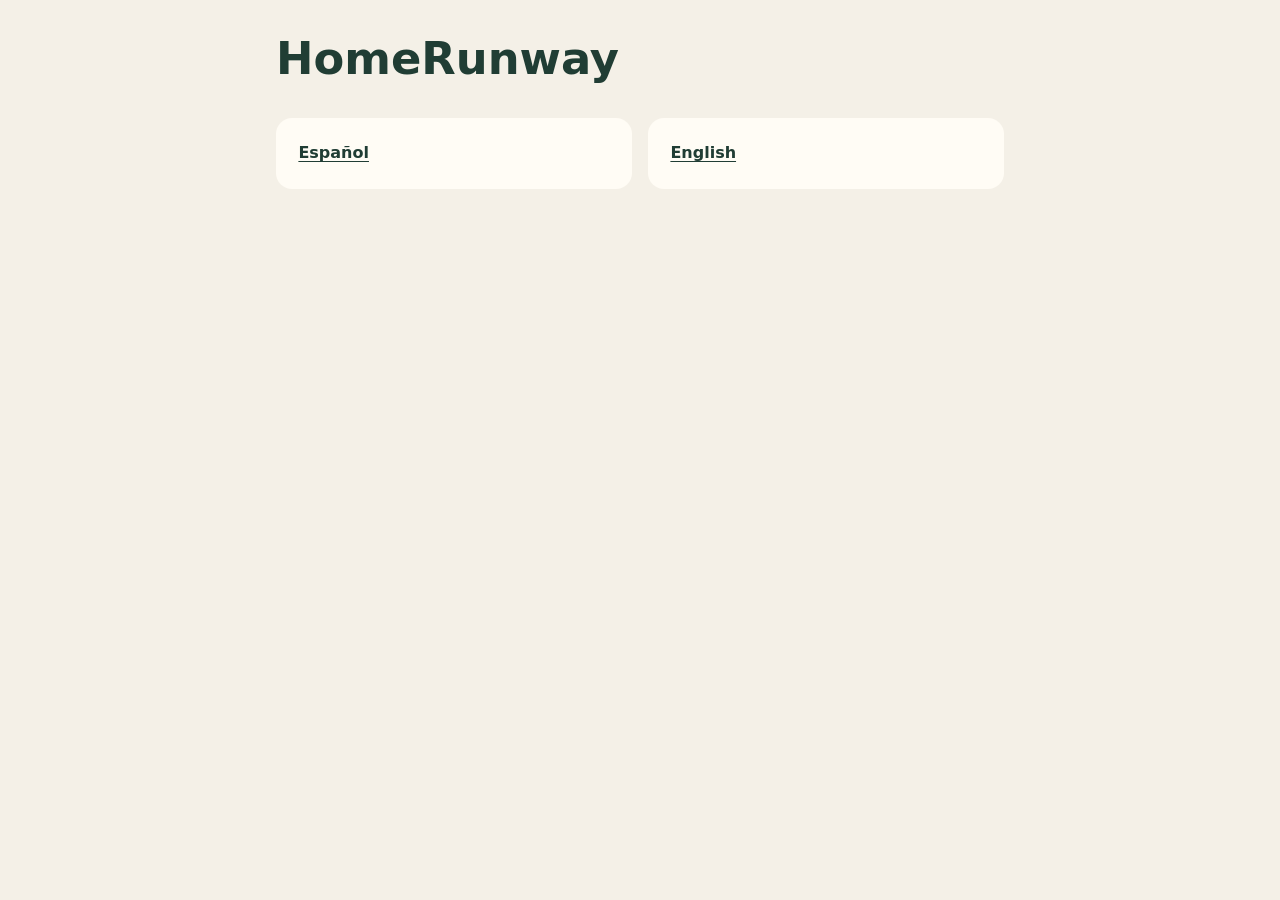
<file: site/index.html>
<!doctype html><html lang="es"><head><meta charset="utf-8"><meta name="viewport" content="width=device-width,initial-scale=1"><title>HomeRunway</title><link rel="stylesheet" href="assets/site.css"></head><body><main><h1>HomeRunway</h1><div class="links"><a href="es/index.html" lang="es">Español</a><a href="en/index.html" lang="en">English</a></div></main></body></html>
</file>
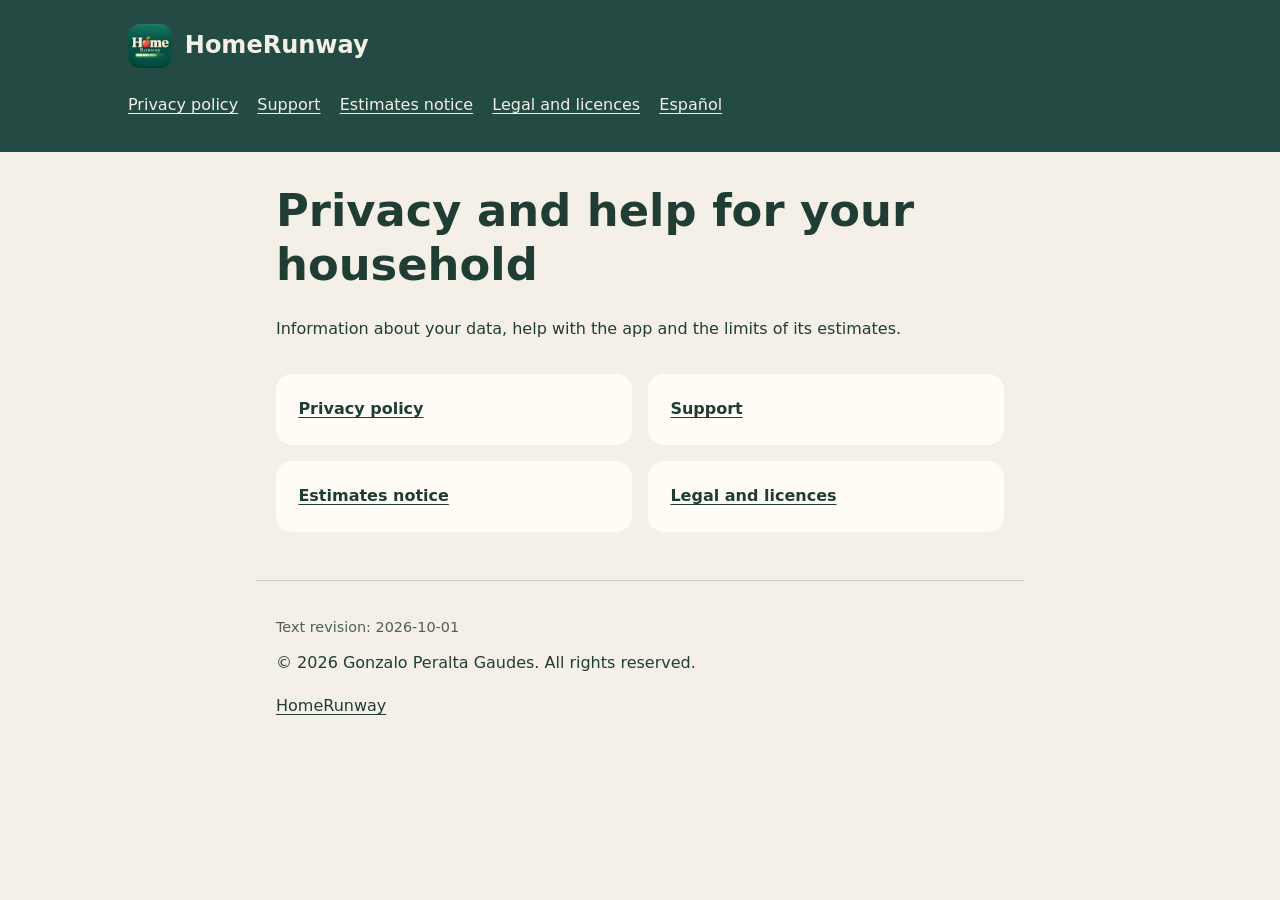
<file: site/en/index.html>
<!doctype html><html lang="en"><head><meta charset="utf-8"><meta name="viewport" content="width=device-width, initial-scale=1"><meta name="referrer" content="no-referrer"><meta name="description" content="Information about your data, help with the app and the limits of its estimates."><title>HomeRunway</title><link rel="stylesheet" href="../assets/site.css"><link rel="icon" href="../assets/icon.png"></head><body><a class="skip" href="#main">Skip to content</a><header><a class="brand" href="index.html"><img src="../assets/icon.png" alt="" width="44" height="44">HomeRunway</a><nav aria-label="Information and language"><a href="privacy.html">Privacy policy</a><a href="support.html">Support</a><a href="estimates.html">Estimates notice</a><a href="legal.html">Legal and licences</a><a href="../es/index.html" lang="es" hreflang="es">Español</a></nav></header><main id="main" tabindex="-1"><h1>Privacy and help for your household</h1><p>Information about your data, help with the app and the limits of its estimates.</p><div class="links"><a href="privacy.html">Privacy policy</a><a href="support.html">Support</a><a href="estimates.html">Estimates notice</a><a href="legal.html">Legal and licences</a></div></main><footer><p class="meta">Text revision: 2026-10-01</p><p>© 2026 Gonzalo Peralta Gaudes. All rights reserved.</p><a href="index.html">HomeRunway</a></footer></body></html>
</file>
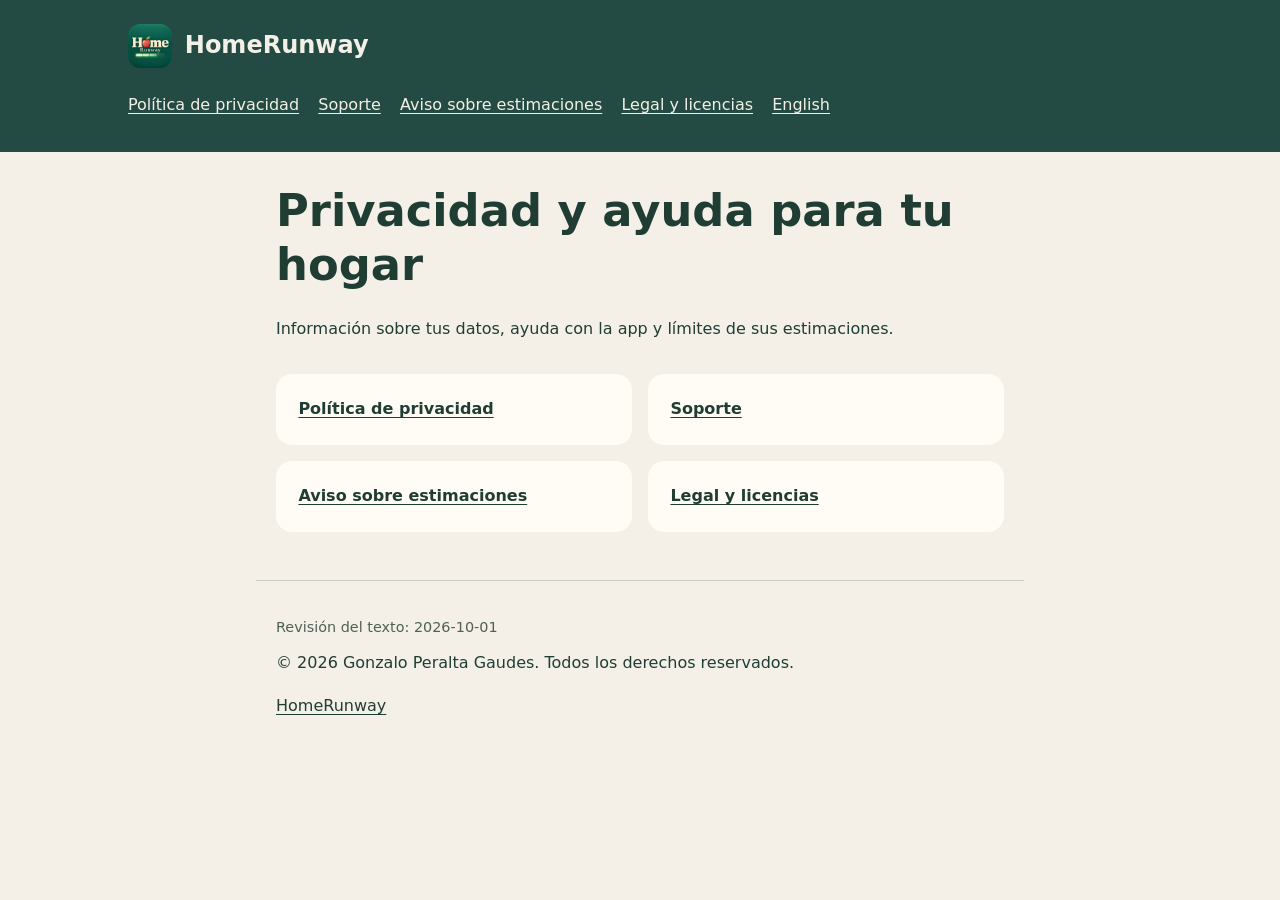
<file: site/es/index.html>
<!doctype html><html lang="es"><head><meta charset="utf-8"><meta name="viewport" content="width=device-width, initial-scale=1"><meta name="referrer" content="no-referrer"><meta name="description" content="Información sobre tus datos, ayuda con la app y límites de sus estimaciones."><title>HomeRunway</title><link rel="stylesheet" href="../assets/site.css"><link rel="icon" href="../assets/icon.png"></head><body><a class="skip" href="#main">Saltar al contenido</a><header><a class="brand" href="index.html"><img src="../assets/icon.png" alt="" width="44" height="44">HomeRunway</a><nav aria-label="Información y idioma"><a href="privacy.html">Política de privacidad</a><a href="support.html">Soporte</a><a href="estimates.html">Aviso sobre estimaciones</a><a href="legal.html">Legal y licencias</a><a href="../en/index.html" lang="en" hreflang="en">English</a></nav></header><main id="main" tabindex="-1"><h1>Privacidad y ayuda para tu hogar</h1><p>Información sobre tus datos, ayuda con la app y límites de sus estimaciones.</p><div class="links"><a href="privacy.html">Política de privacidad</a><a href="support.html">Soporte</a><a href="estimates.html">Aviso sobre estimaciones</a><a href="legal.html">Legal y licencias</a></div></main><footer><p class="meta">Revisión del texto: 2026-10-01</p><p>© 2026 Gonzalo Peralta Gaudes. Todos los derechos reservados.</p><a href="index.html">HomeRunway</a></footer></body></html>
</file>
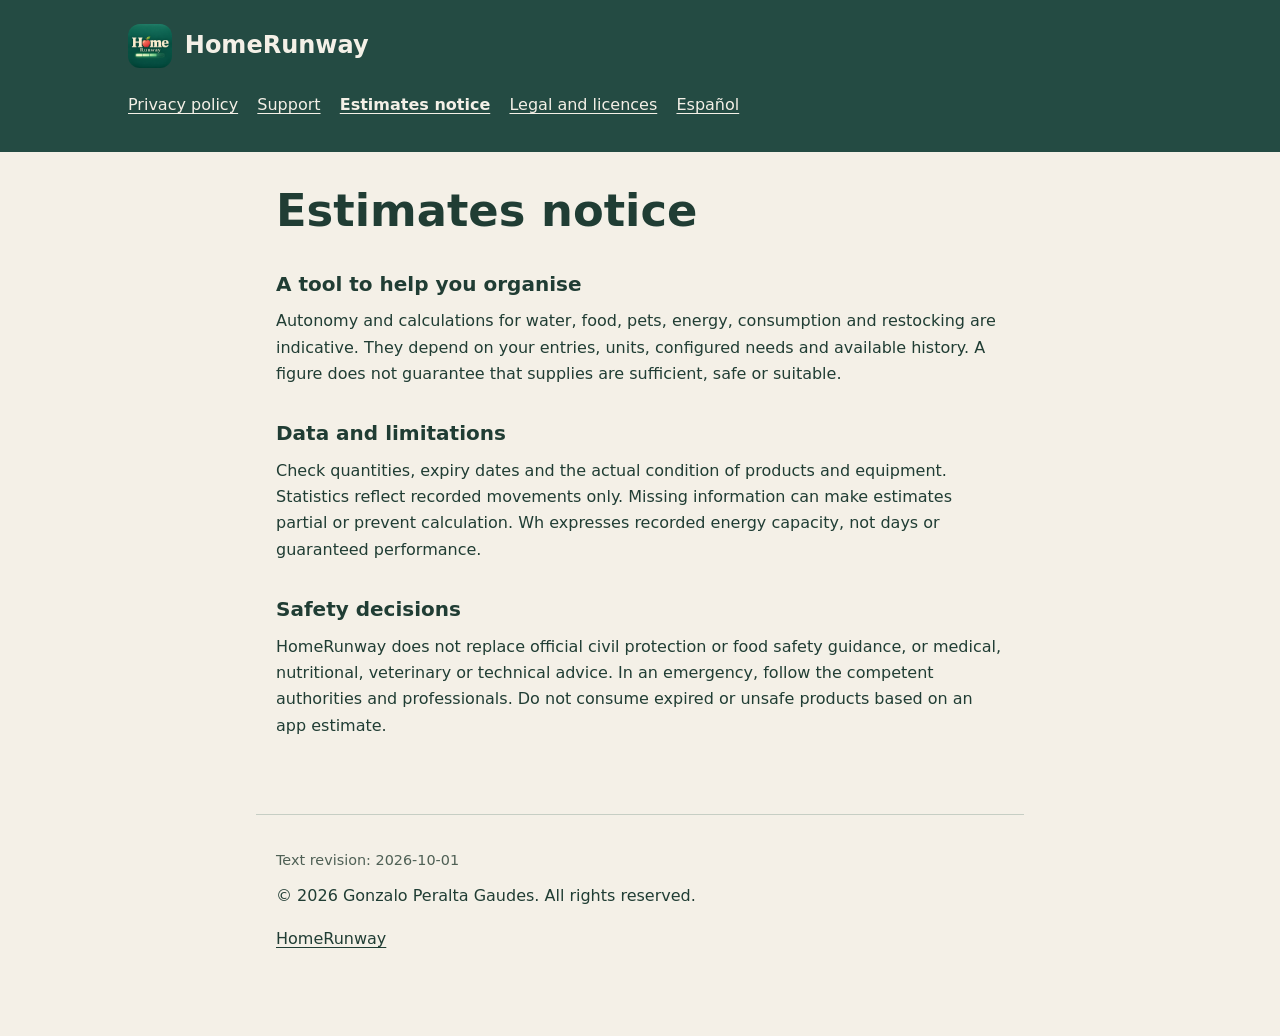
<file: site/en/estimates.html>
<!doctype html><html lang="en"><head><meta charset="utf-8"><meta name="viewport" content="width=device-width, initial-scale=1"><meta name="referrer" content="no-referrer"><meta name="description" content="Information about your data, help with the app and the limits of its estimates."><title>Estimates notice · HomeRunway</title><link rel="stylesheet" href="../assets/site.css"><link rel="icon" href="../assets/icon.png"></head><body><a class="skip" href="#main">Skip to content</a><header><a class="brand" href="index.html"><img src="../assets/icon.png" alt="" width="44" height="44">HomeRunway</a><nav aria-label="Information and language"><a href="privacy.html">Privacy policy</a><a href="support.html">Support</a><a href="estimates.html" aria-current="page">Estimates notice</a><a href="legal.html">Legal and licences</a><a href="../es/estimates.html" lang="es" hreflang="es">Español</a></nav></header><main id="main" tabindex="-1"><article><h1>Estimates notice</h1><section><h2>A tool to help you organise</h2><p>Autonomy and calculations for water, food, pets, energy, consumption and restocking are indicative. They depend on your entries, units, configured needs and available history. A figure does not guarantee that supplies are sufficient, safe or suitable.</p></section><section><h2>Data and limitations</h2><p>Check quantities, expiry dates and the actual condition of products and equipment. Statistics reflect recorded movements only. Missing information can make estimates partial or prevent calculation. Wh expresses recorded energy capacity, not days or guaranteed performance.</p></section><section><h2>Safety decisions</h2><p>HomeRunway does not replace official civil protection or food safety guidance, or medical, nutritional, veterinary or technical advice. In an emergency, follow the competent authorities and professionals. Do not consume expired or unsafe products based on an app estimate.</p></section></article></main><footer><p class="meta">Text revision: 2026-10-01</p><p>© 2026 Gonzalo Peralta Gaudes. All rights reserved.</p><a href="index.html">HomeRunway</a></footer></body></html>
</file>
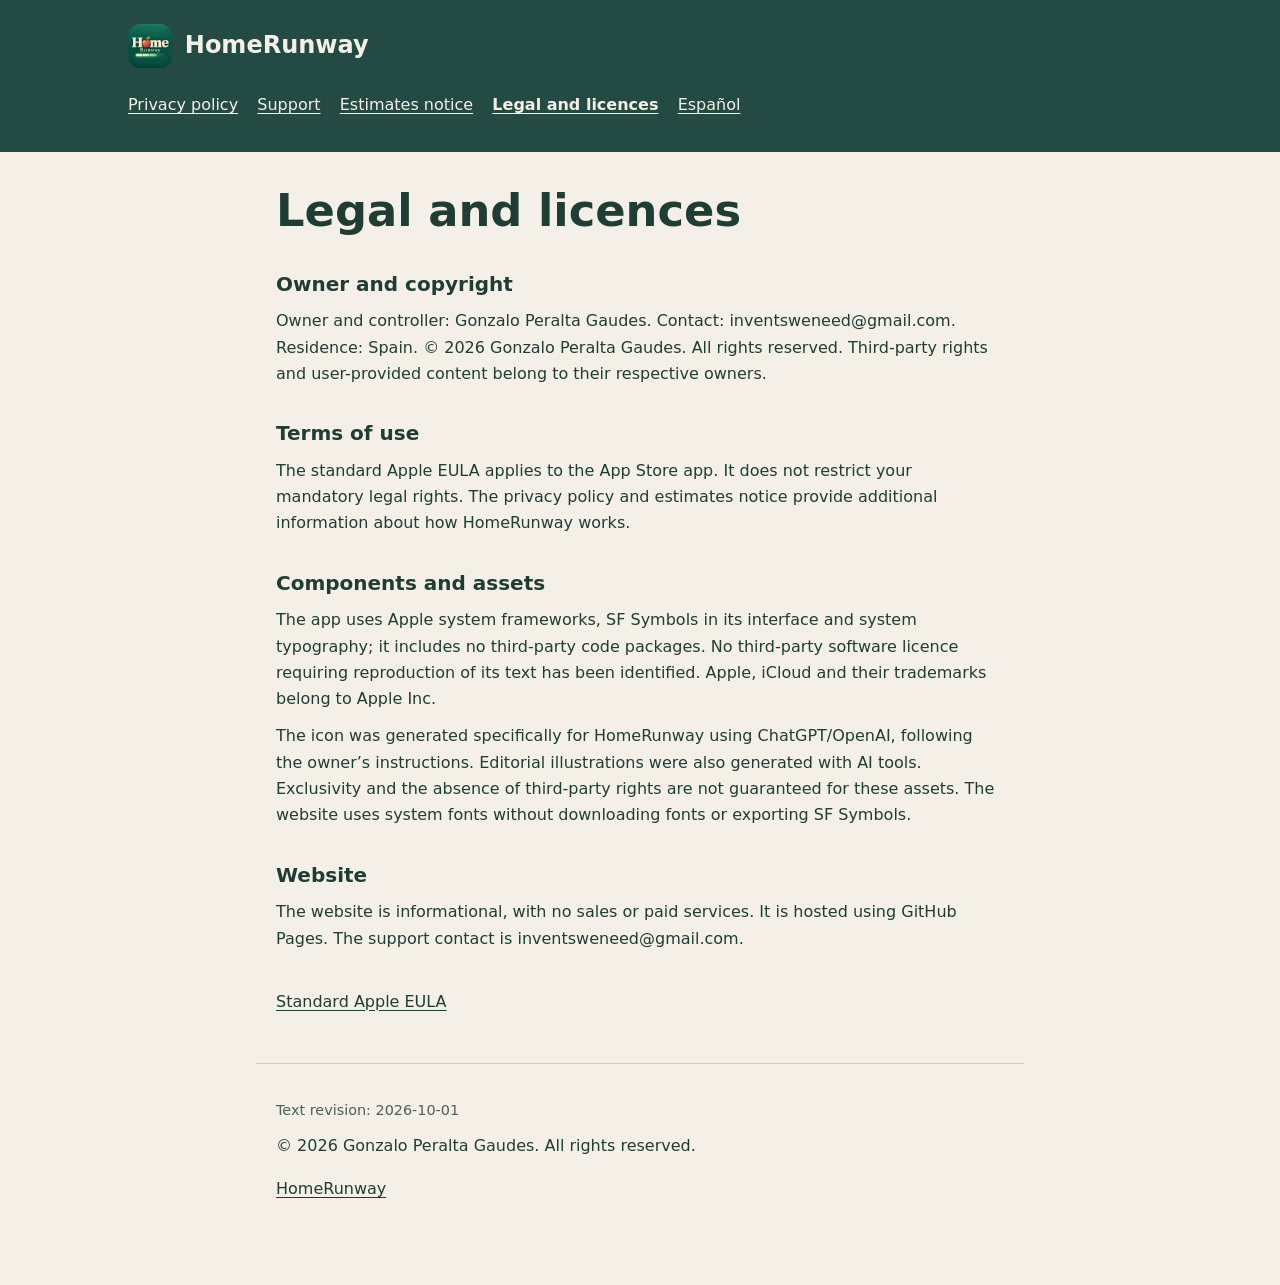
<file: site/en/legal.html>
<!doctype html><html lang="en"><head><meta charset="utf-8"><meta name="viewport" content="width=device-width, initial-scale=1"><meta name="referrer" content="no-referrer"><meta name="description" content="Information about your data, help with the app and the limits of its estimates."><title>Legal and licences · HomeRunway</title><link rel="stylesheet" href="../assets/site.css"><link rel="icon" href="../assets/icon.png"></head><body><a class="skip" href="#main">Skip to content</a><header><a class="brand" href="index.html"><img src="../assets/icon.png" alt="" width="44" height="44">HomeRunway</a><nav aria-label="Information and language"><a href="privacy.html">Privacy policy</a><a href="support.html">Support</a><a href="estimates.html">Estimates notice</a><a href="legal.html" aria-current="page">Legal and licences</a><a href="../es/legal.html" lang="es" hreflang="es">Español</a></nav></header><main id="main" tabindex="-1"><article><h1>Legal and licences</h1><section><h2>Owner and copyright</h2><p>Owner and controller: Gonzalo Peralta Gaudes. Contact: inventsweneed@gmail.com. Residence: Spain. © 2026 Gonzalo Peralta Gaudes. All rights reserved. Third-party rights and user-provided content belong to their respective owners.</p></section><section><h2>Terms of use</h2><p>The standard Apple EULA applies to the App Store app. It does not restrict your mandatory legal rights. The privacy policy and estimates notice provide additional information about how HomeRunway works.</p></section><section><h2>Components and assets</h2><p>The app uses Apple system frameworks, SF Symbols in its interface and system typography; it includes no third-party code packages. No third-party software licence requiring reproduction of its text has been identified. Apple, iCloud and their trademarks belong to Apple Inc.</p><p>The icon was generated specifically for HomeRunway using ChatGPT/OpenAI, following the owner’s instructions. Editorial illustrations were also generated with AI tools. Exclusivity and the absence of third-party rights are not guaranteed for these assets. The website uses system fonts without downloading fonts or exporting SF Symbols.</p></section><section><h2>Website</h2><p>The website is informational, with no sales or paid services. It is hosted using GitHub Pages. The support contact is inventsweneed@gmail.com.</p></section></article><p><a href="https://www.apple.com/legal/internet-services/itunes/dev/stdeula/">Standard Apple EULA</a></p></main><footer><p class="meta">Text revision: 2026-10-01</p><p>© 2026 Gonzalo Peralta Gaudes. All rights reserved.</p><a href="index.html">HomeRunway</a></footer></body></html>
</file>
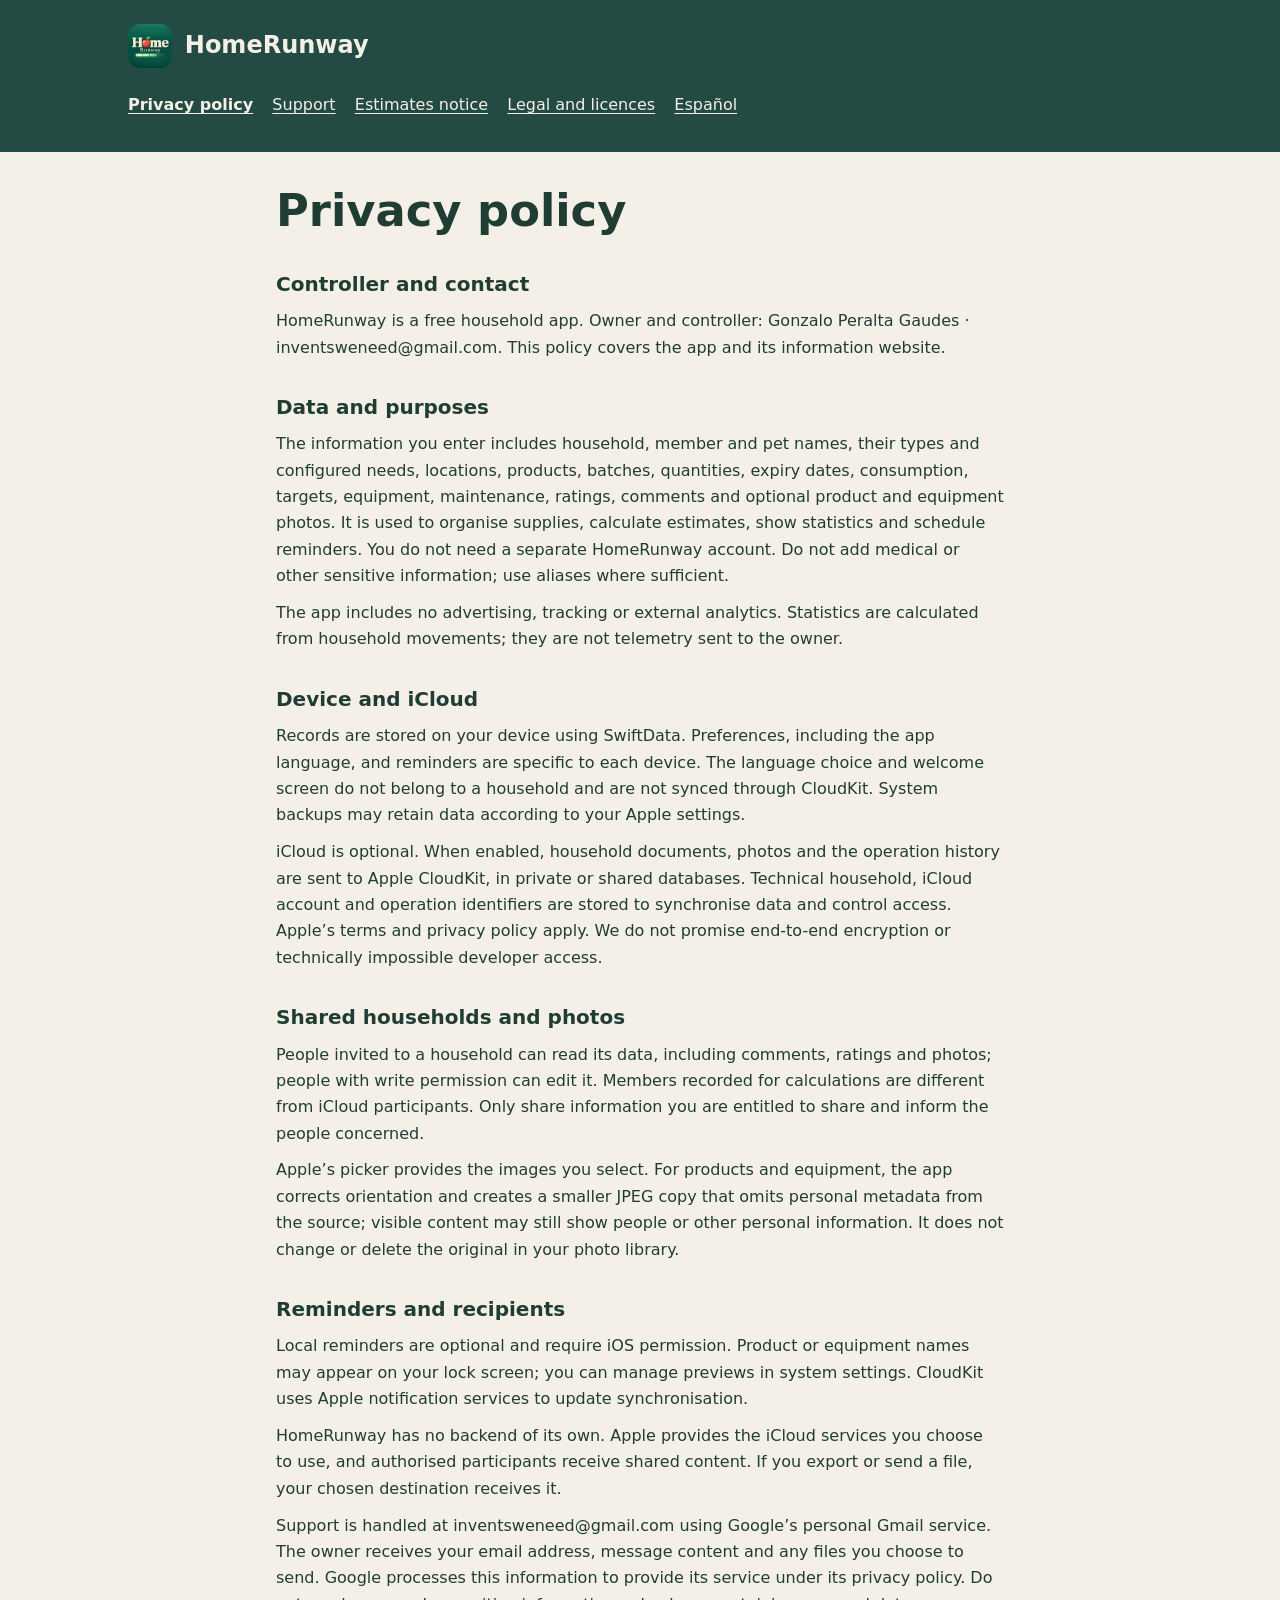
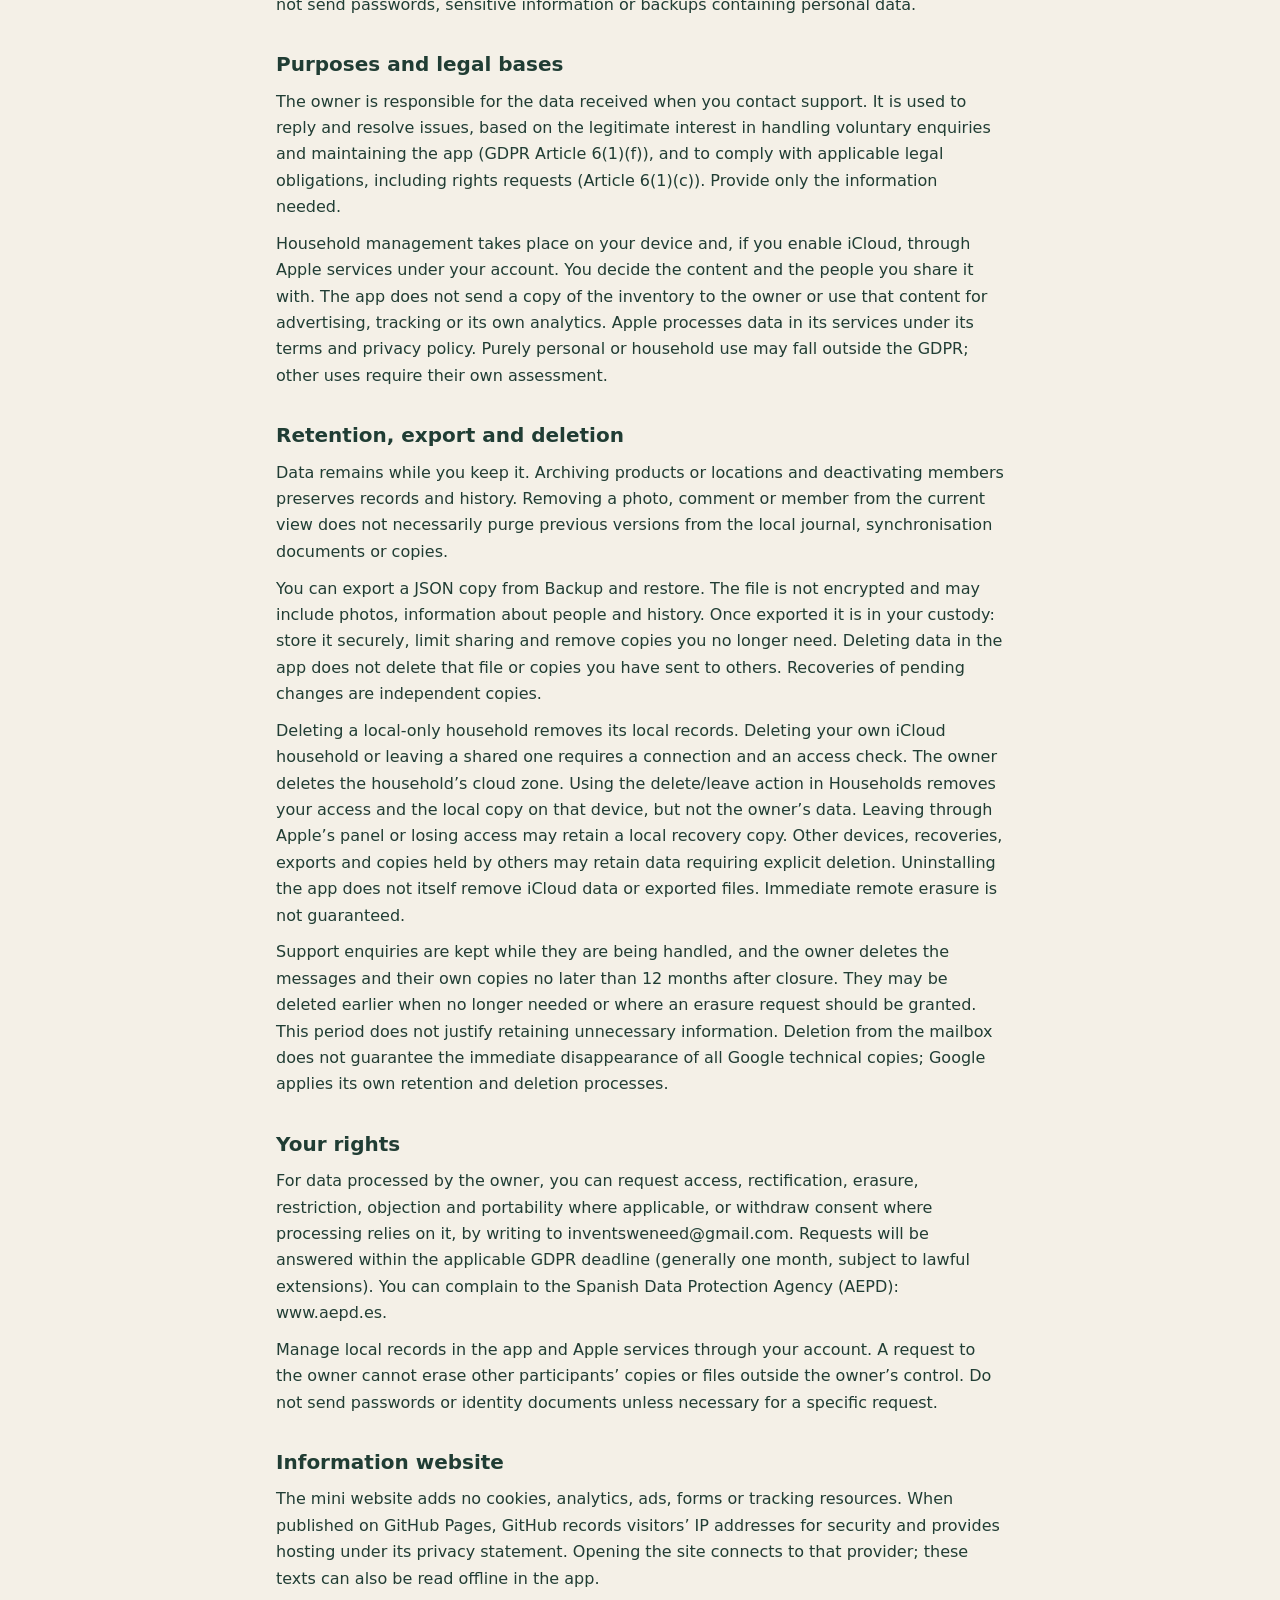
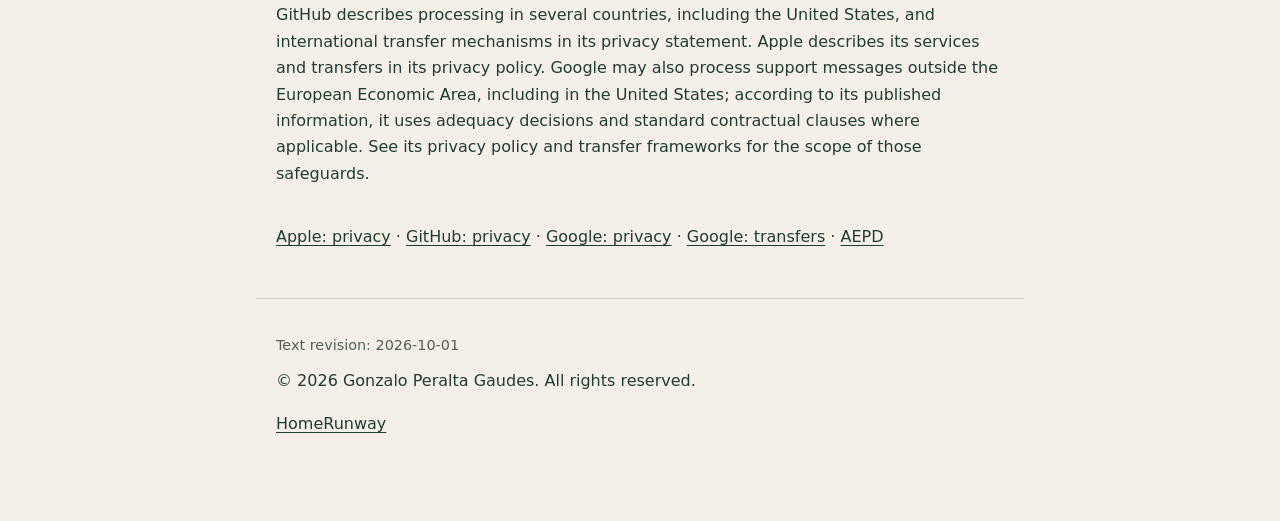
<file: site/en/privacy.html>
<!doctype html><html lang="en"><head><meta charset="utf-8"><meta name="viewport" content="width=device-width, initial-scale=1"><meta name="referrer" content="no-referrer"><meta name="description" content="Information about your data, help with the app and the limits of its estimates."><title>Privacy policy · HomeRunway</title><link rel="stylesheet" href="../assets/site.css"><link rel="icon" href="../assets/icon.png"></head><body><a class="skip" href="#main">Skip to content</a><header><a class="brand" href="index.html"><img src="../assets/icon.png" alt="" width="44" height="44">HomeRunway</a><nav aria-label="Information and language"><a href="privacy.html" aria-current="page">Privacy policy</a><a href="support.html">Support</a><a href="estimates.html">Estimates notice</a><a href="legal.html">Legal and licences</a><a href="../es/privacy.html" lang="es" hreflang="es">Español</a></nav></header><main id="main" tabindex="-1"><article><h1>Privacy policy</h1><section><h2>Controller and contact</h2><p>HomeRunway is a free household app. Owner and controller: Gonzalo Peralta Gaudes · inventsweneed@gmail.com. This policy covers the app and its information website.</p></section><section><h2>Data and purposes</h2><p>The information you enter includes household, member and pet names, their types and configured needs, locations, products, batches, quantities, expiry dates, consumption, targets, equipment, maintenance, ratings, comments and optional product and equipment photos. It is used to organise supplies, calculate estimates, show statistics and schedule reminders. You do not need a separate HomeRunway account. Do not add medical or other sensitive information; use aliases where sufficient.</p><p>The app includes no advertising, tracking or external analytics. Statistics are calculated from household movements; they are not telemetry sent to the owner.</p></section><section><h2>Device and iCloud</h2><p>Records are stored on your device using SwiftData. Preferences, including the app language, and reminders are specific to each device. The language choice and welcome screen do not belong to a household and are not synced through CloudKit. System backups may retain data according to your Apple settings.</p><p>iCloud is optional. When enabled, household documents, photos and the operation history are sent to Apple CloudKit, in private or shared databases. Technical household, iCloud account and operation identifiers are stored to synchronise data and control access. Apple’s terms and privacy policy apply. We do not promise end-to-end encryption or technically impossible developer access.</p></section><section><h2>Shared households and photos</h2><p>People invited to a household can read its data, including comments, ratings and photos; people with write permission can edit it. Members recorded for calculations are different from iCloud participants. Only share information you are entitled to share and inform the people concerned.</p><p>Apple’s picker provides the images you select. For products and equipment, the app corrects orientation and creates a smaller JPEG copy that omits personal metadata from the source; visible content may still show people or other personal information. It does not change or delete the original in your photo library.</p></section><section><h2>Reminders and recipients</h2><p>Local reminders are optional and require iOS permission. Product or equipment names may appear on your lock screen; you can manage previews in system settings. CloudKit uses Apple notification services to update synchronisation.</p><p>HomeRunway has no backend of its own. Apple provides the iCloud services you choose to use, and authorised participants receive shared content. If you export or send a file, your chosen destination receives it.</p><p>Support is handled at inventsweneed@gmail.com using Google’s personal Gmail service. The owner receives your email address, message content and any files you choose to send. Google processes this information to provide its service under its privacy policy. Do not send passwords, sensitive information or backups containing personal data.</p></section><section><h2>Purposes and legal bases</h2><p>The owner is responsible for the data received when you contact support. It is used to reply and resolve issues, based on the legitimate interest in handling voluntary enquiries and maintaining the app (GDPR Article 6(1)(f)), and to comply with applicable legal obligations, including rights requests (Article 6(1)(c)). Provide only the information needed.</p><p>Household management takes place on your device and, if you enable iCloud, through Apple services under your account. You decide the content and the people you share it with. The app does not send a copy of the inventory to the owner or use that content for advertising, tracking or its own analytics. Apple processes data in its services under its terms and privacy policy. Purely personal or household use may fall outside the GDPR; other uses require their own assessment.</p></section><section><h2>Retention, export and deletion</h2><p>Data remains while you keep it. Archiving products or locations and deactivating members preserves records and history. Removing a photo, comment or member from the current view does not necessarily purge previous versions from the local journal, synchronisation documents or copies.</p><p>You can export a JSON copy from Backup and restore. The file is not encrypted and may include photos, information about people and history. Once exported it is in your custody: store it securely, limit sharing and remove copies you no longer need. Deleting data in the app does not delete that file or copies you have sent to others. Recoveries of pending changes are independent copies.</p><p>Deleting a local-only household removes its local records. Deleting your own iCloud household or leaving a shared one requires a connection and an access check. The owner deletes the household’s cloud zone. Using the delete/leave action in Households removes your access and the local copy on that device, but not the owner’s data. Leaving through Apple’s panel or losing access may retain a local recovery copy. Other devices, recoveries, exports and copies held by others may retain data requiring explicit deletion. Uninstalling the app does not itself remove iCloud data or exported files. Immediate remote erasure is not guaranteed.</p><p>Support enquiries are kept while they are being handled, and the owner deletes the messages and their own copies no later than 12 months after closure. They may be deleted earlier when no longer needed or where an erasure request should be granted. This period does not justify retaining unnecessary information. Deletion from the mailbox does not guarantee the immediate disappearance of all Google technical copies; Google applies its own retention and deletion processes.</p></section><section><h2>Your rights</h2><p>For data processed by the owner, you can request access, rectification, erasure, restriction, objection and portability where applicable, or withdraw consent where processing relies on it, by writing to inventsweneed@gmail.com. Requests will be answered within the applicable GDPR deadline (generally one month, subject to lawful extensions). You can complain to the Spanish Data Protection Agency (AEPD): www.aepd.es.</p><p>Manage local records in the app and Apple services through your account. A request to the owner cannot erase other participants’ copies or files outside the owner’s control. Do not send passwords or identity documents unless necessary for a specific request.</p></section><section><h2>Information website</h2><p>The mini website adds no cookies, analytics, ads, forms or tracking resources. When published on GitHub Pages, GitHub records visitors’ IP addresses for security and provides hosting under its privacy statement. Opening the site connects to that provider; these texts can also be read offline in the app.</p><p>GitHub describes processing in several countries, including the United States, and international transfer mechanisms in its privacy statement. Apple describes its services and transfers in its privacy policy. Google may also process support messages outside the European Economic Area, including in the United States; according to its published information, it uses adequacy decisions and standard contractual clauses where applicable. See its privacy policy and transfer frameworks for the scope of those safeguards.</p></section></article><p><a href="https://www.apple.com/legal/privacy/">Apple: privacy</a> · <a href="https://docs.github.com/en/site-policy/privacy-policies/github-general-privacy-statement">GitHub: privacy</a> · <a href="https://policies.google.com/privacy?hl=en">Google: privacy</a> · <a href="https://policies.google.com/privacy/frameworks?hl=en">Google: transfers</a> · <a href="https://www.aepd.es/">AEPD</a></p></main><footer><p class="meta">Text revision: 2026-10-01</p><p>© 2026 Gonzalo Peralta Gaudes. All rights reserved.</p><a href="index.html">HomeRunway</a></footer></body></html>
</file>
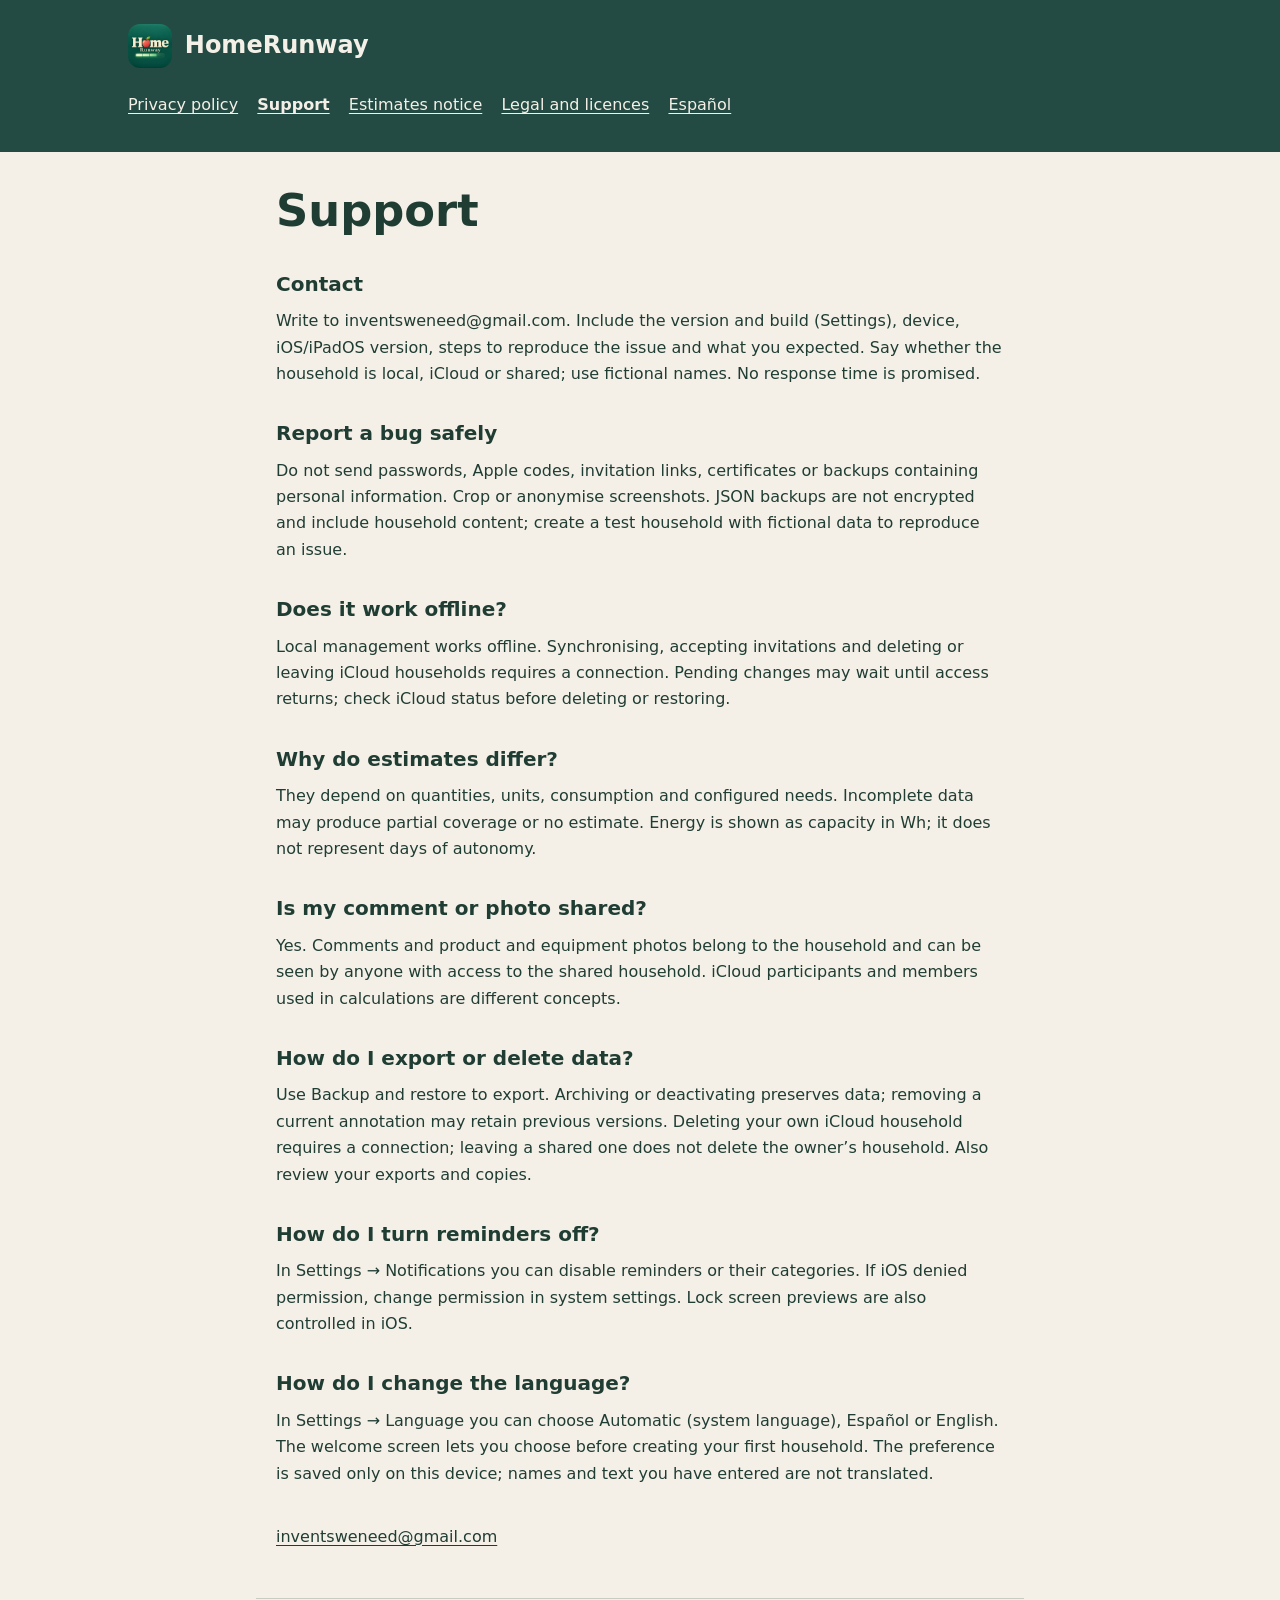
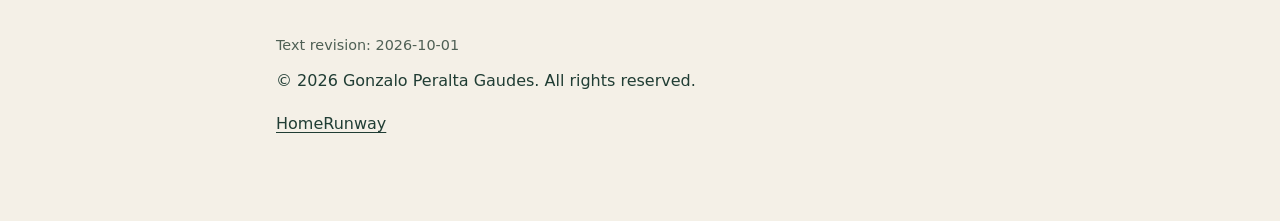
<file: site/en/support.html>
<!doctype html><html lang="en"><head><meta charset="utf-8"><meta name="viewport" content="width=device-width, initial-scale=1"><meta name="referrer" content="no-referrer"><meta name="description" content="Information about your data, help with the app and the limits of its estimates."><title>Support · HomeRunway</title><link rel="stylesheet" href="../assets/site.css"><link rel="icon" href="../assets/icon.png"></head><body><a class="skip" href="#main">Skip to content</a><header><a class="brand" href="index.html"><img src="../assets/icon.png" alt="" width="44" height="44">HomeRunway</a><nav aria-label="Information and language"><a href="privacy.html">Privacy policy</a><a href="support.html" aria-current="page">Support</a><a href="estimates.html">Estimates notice</a><a href="legal.html">Legal and licences</a><a href="../es/support.html" lang="es" hreflang="es">Español</a></nav></header><main id="main" tabindex="-1"><article><h1>Support</h1><section><h2>Contact</h2><p>Write to inventsweneed@gmail.com. Include the version and build (Settings), device, iOS/iPadOS version, steps to reproduce the issue and what you expected. Say whether the household is local, iCloud or shared; use fictional names. No response time is promised.</p></section><section><h2>Report a bug safely</h2><p>Do not send passwords, Apple codes, invitation links, certificates or backups containing personal information. Crop or anonymise screenshots. JSON backups are not encrypted and include household content; create a test household with fictional data to reproduce an issue.</p></section><section><h2>Does it work offline?</h2><p>Local management works offline. Synchronising, accepting invitations and deleting or leaving iCloud households requires a connection. Pending changes may wait until access returns; check iCloud status before deleting or restoring.</p></section><section><h2>Why do estimates differ?</h2><p>They depend on quantities, units, consumption and configured needs. Incomplete data may produce partial coverage or no estimate. Energy is shown as capacity in Wh; it does not represent days of autonomy.</p></section><section><h2>Is my comment or photo shared?</h2><p>Yes. Comments and product and equipment photos belong to the household and can be seen by anyone with access to the shared household. iCloud participants and members used in calculations are different concepts.</p></section><section><h2>How do I export or delete data?</h2><p>Use Backup and restore to export. Archiving or deactivating preserves data; removing a current annotation may retain previous versions. Deleting your own iCloud household requires a connection; leaving a shared one does not delete the owner’s household. Also review your exports and copies.</p></section><section><h2>How do I turn reminders off?</h2><p>In Settings → Notifications you can disable reminders or their categories. If iOS denied permission, change permission in system settings. Lock screen previews are also controlled in iOS.</p></section><section><h2>How do I change the language?</h2><p>In Settings → Language you can choose Automatic (system language), Español or English. The welcome screen lets you choose before creating your first household. The preference is saved only on this device; names and text you have entered are not translated.</p></section></article><p><a href="mailto:inventsweneed@gmail.com">inventsweneed@gmail.com</a></p></main><footer><p class="meta">Text revision: 2026-10-01</p><p>© 2026 Gonzalo Peralta Gaudes. All rights reserved.</p><a href="index.html">HomeRunway</a></footer></body></html>
</file>
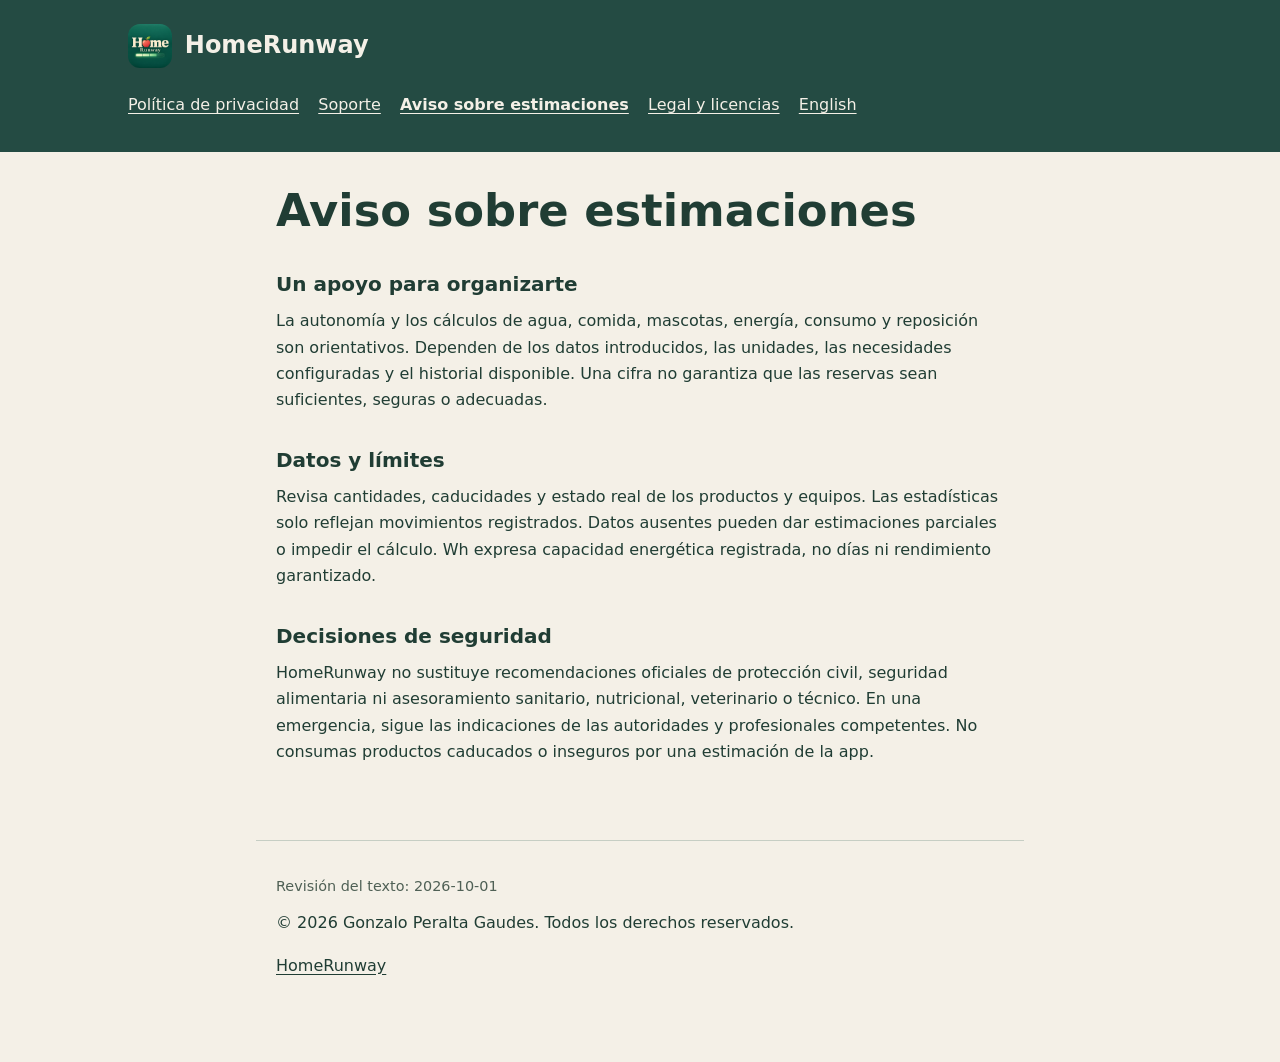
<file: site/es/estimates.html>
<!doctype html><html lang="es"><head><meta charset="utf-8"><meta name="viewport" content="width=device-width, initial-scale=1"><meta name="referrer" content="no-referrer"><meta name="description" content="Información sobre tus datos, ayuda con la app y límites de sus estimaciones."><title>Aviso sobre estimaciones · HomeRunway</title><link rel="stylesheet" href="../assets/site.css"><link rel="icon" href="../assets/icon.png"></head><body><a class="skip" href="#main">Saltar al contenido</a><header><a class="brand" href="index.html"><img src="../assets/icon.png" alt="" width="44" height="44">HomeRunway</a><nav aria-label="Información y idioma"><a href="privacy.html">Política de privacidad</a><a href="support.html">Soporte</a><a href="estimates.html" aria-current="page">Aviso sobre estimaciones</a><a href="legal.html">Legal y licencias</a><a href="../en/estimates.html" lang="en" hreflang="en">English</a></nav></header><main id="main" tabindex="-1"><article><h1>Aviso sobre estimaciones</h1><section><h2>Un apoyo para organizarte</h2><p>La autonomía y los cálculos de agua, comida, mascotas, energía, consumo y reposición son orientativos. Dependen de los datos introducidos, las unidades, las necesidades configuradas y el historial disponible. Una cifra no garantiza que las reservas sean suficientes, seguras o adecuadas.</p></section><section><h2>Datos y límites</h2><p>Revisa cantidades, caducidades y estado real de los productos y equipos. Las estadísticas solo reflejan movimientos registrados. Datos ausentes pueden dar estimaciones parciales o impedir el cálculo. Wh expresa capacidad energética registrada, no días ni rendimiento garantizado.</p></section><section><h2>Decisiones de seguridad</h2><p>HomeRunway no sustituye recomendaciones oficiales de protección civil, seguridad alimentaria ni asesoramiento sanitario, nutricional, veterinario o técnico. En una emergencia, sigue las indicaciones de las autoridades y profesionales competentes. No consumas productos caducados o inseguros por una estimación de la app.</p></section></article></main><footer><p class="meta">Revisión del texto: 2026-10-01</p><p>© 2026 Gonzalo Peralta Gaudes. Todos los derechos reservados.</p><a href="index.html">HomeRunway</a></footer></body></html>
</file>
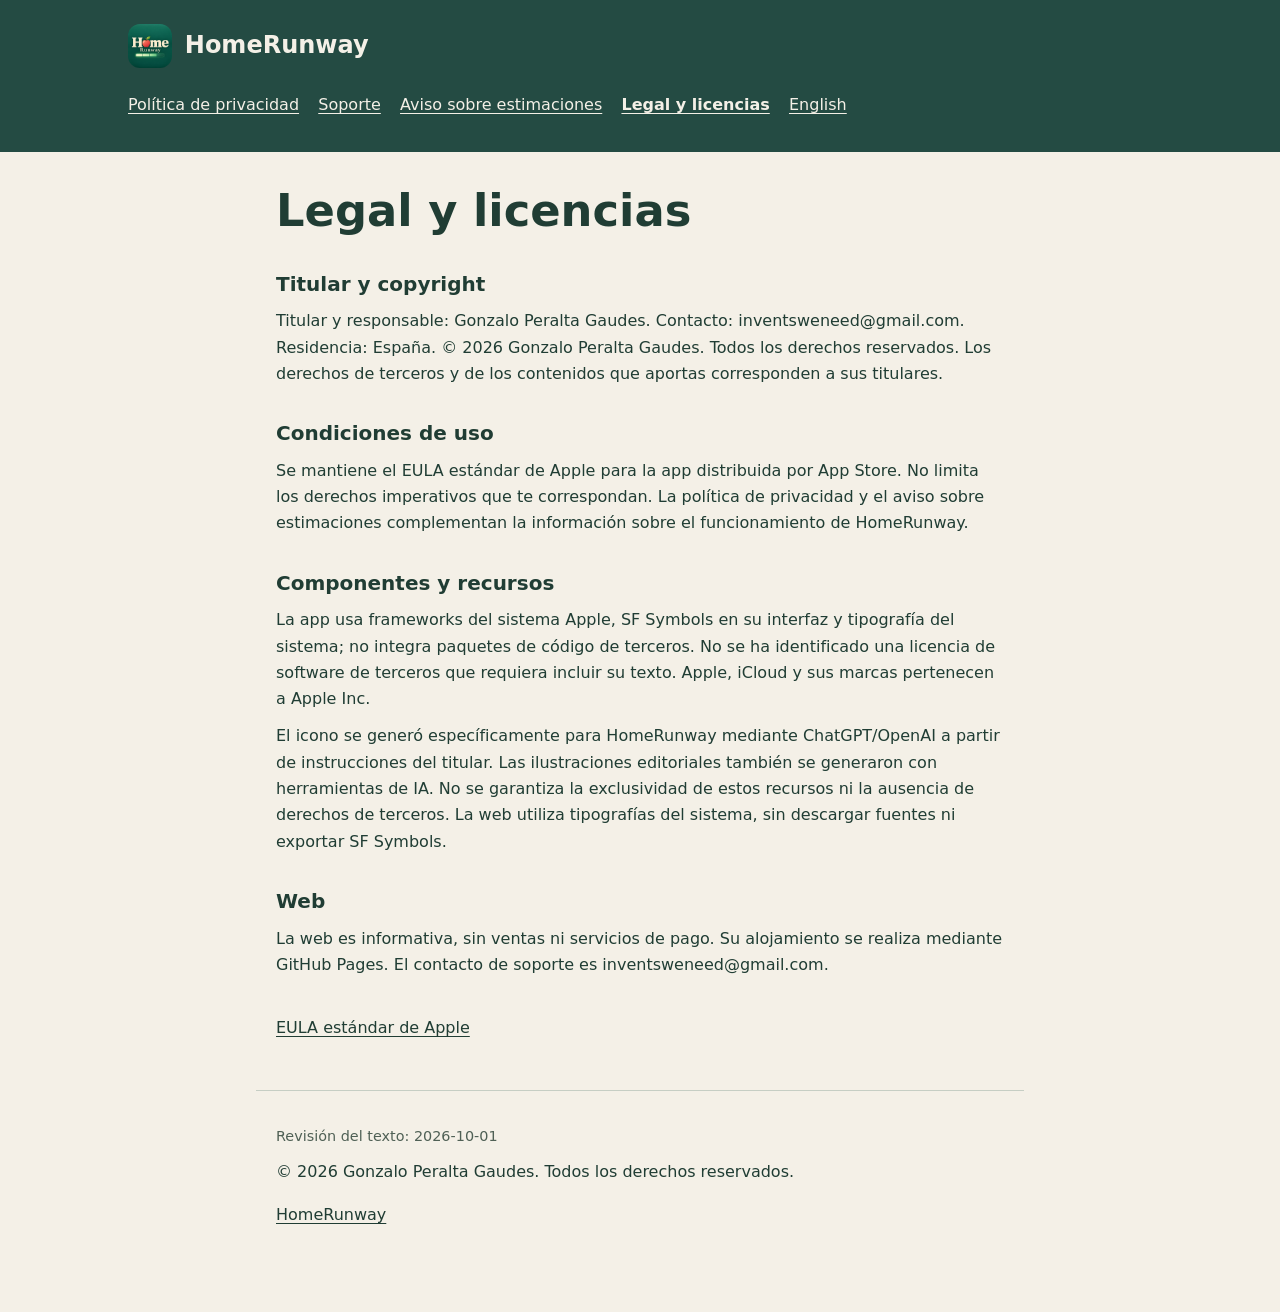
<file: site/es/legal.html>
<!doctype html><html lang="es"><head><meta charset="utf-8"><meta name="viewport" content="width=device-width, initial-scale=1"><meta name="referrer" content="no-referrer"><meta name="description" content="Información sobre tus datos, ayuda con la app y límites de sus estimaciones."><title>Legal y licencias · HomeRunway</title><link rel="stylesheet" href="../assets/site.css"><link rel="icon" href="../assets/icon.png"></head><body><a class="skip" href="#main">Saltar al contenido</a><header><a class="brand" href="index.html"><img src="../assets/icon.png" alt="" width="44" height="44">HomeRunway</a><nav aria-label="Información y idioma"><a href="privacy.html">Política de privacidad</a><a href="support.html">Soporte</a><a href="estimates.html">Aviso sobre estimaciones</a><a href="legal.html" aria-current="page">Legal y licencias</a><a href="../en/legal.html" lang="en" hreflang="en">English</a></nav></header><main id="main" tabindex="-1"><article><h1>Legal y licencias</h1><section><h2>Titular y copyright</h2><p>Titular y responsable: Gonzalo Peralta Gaudes. Contacto: inventsweneed@gmail.com. Residencia: España. © 2026 Gonzalo Peralta Gaudes. Todos los derechos reservados. Los derechos de terceros y de los contenidos que aportas corresponden a sus titulares.</p></section><section><h2>Condiciones de uso</h2><p>Se mantiene el EULA estándar de Apple para la app distribuida por App Store. No limita los derechos imperativos que te correspondan. La política de privacidad y el aviso sobre estimaciones complementan la información sobre el funcionamiento de HomeRunway.</p></section><section><h2>Componentes y recursos</h2><p>La app usa frameworks del sistema Apple, SF Symbols en su interfaz y tipografía del sistema; no integra paquetes de código de terceros. No se ha identificado una licencia de software de terceros que requiera incluir su texto. Apple, iCloud y sus marcas pertenecen a Apple Inc.</p><p>El icono se generó específicamente para HomeRunway mediante ChatGPT/OpenAI a partir de instrucciones del titular. Las ilustraciones editoriales también se generaron con herramientas de IA. No se garantiza la exclusividad de estos recursos ni la ausencia de derechos de terceros. La web utiliza tipografías del sistema, sin descargar fuentes ni exportar SF Symbols.</p></section><section><h2>Web</h2><p>La web es informativa, sin ventas ni servicios de pago. Su alojamiento se realiza mediante GitHub Pages. El contacto de soporte es inventsweneed@gmail.com.</p></section></article><p><a href="https://www.apple.com/legal/internet-services/itunes/dev/stdeula/">EULA estándar de Apple</a></p></main><footer><p class="meta">Revisión del texto: 2026-10-01</p><p>© 2026 Gonzalo Peralta Gaudes. Todos los derechos reservados.</p><a href="index.html">HomeRunway</a></footer></body></html>
</file>
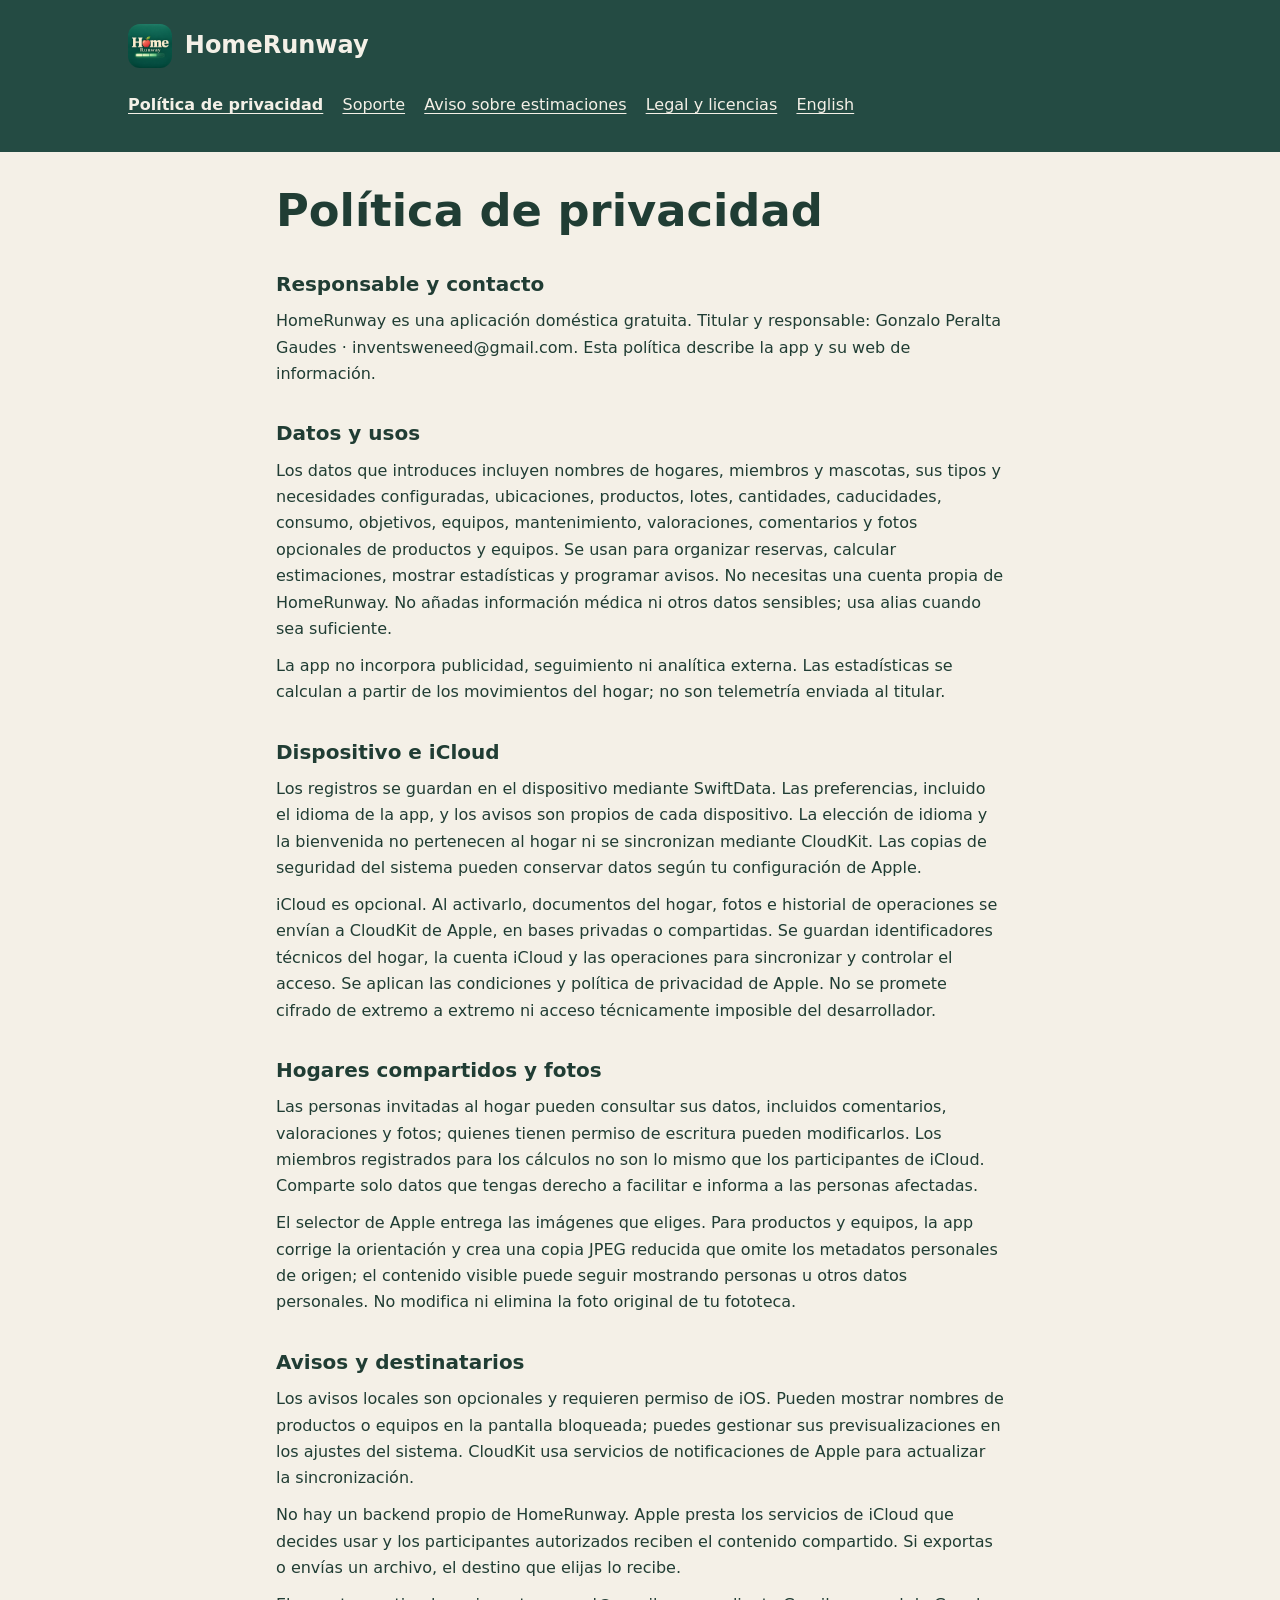
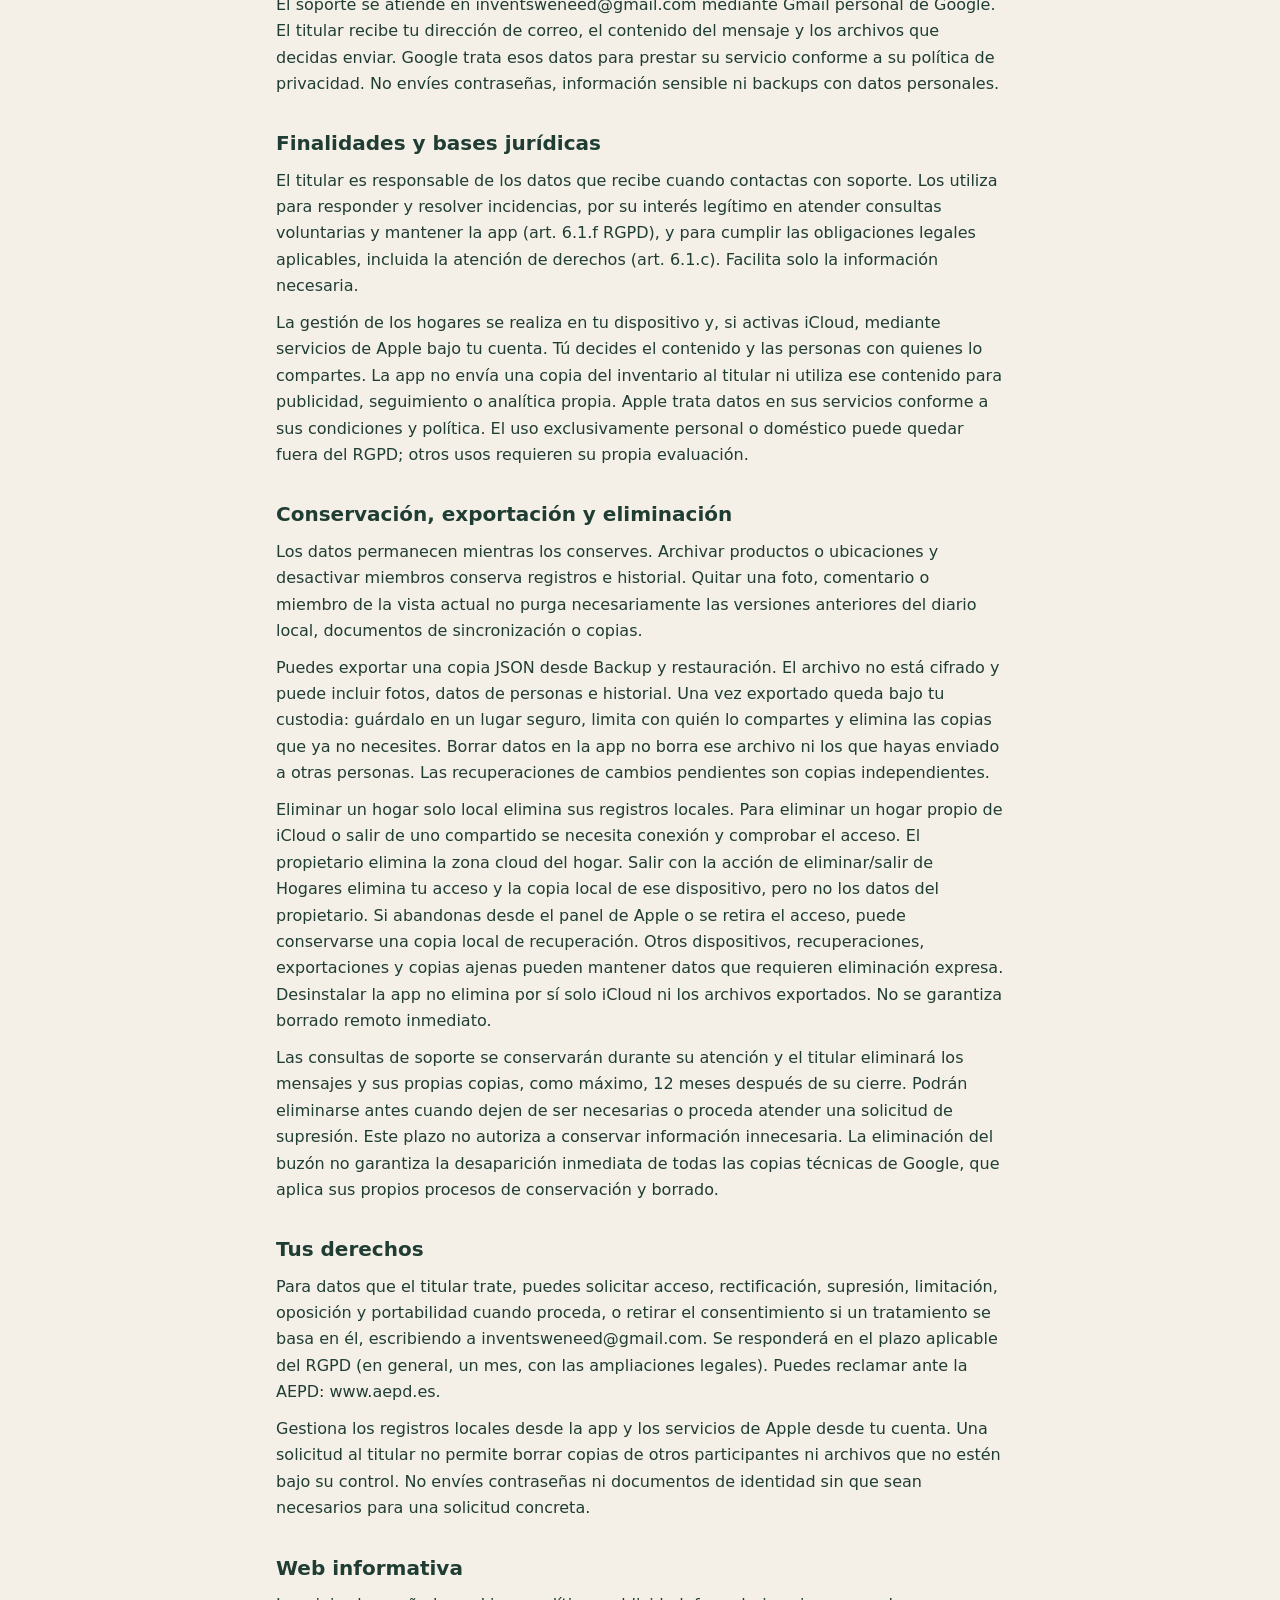
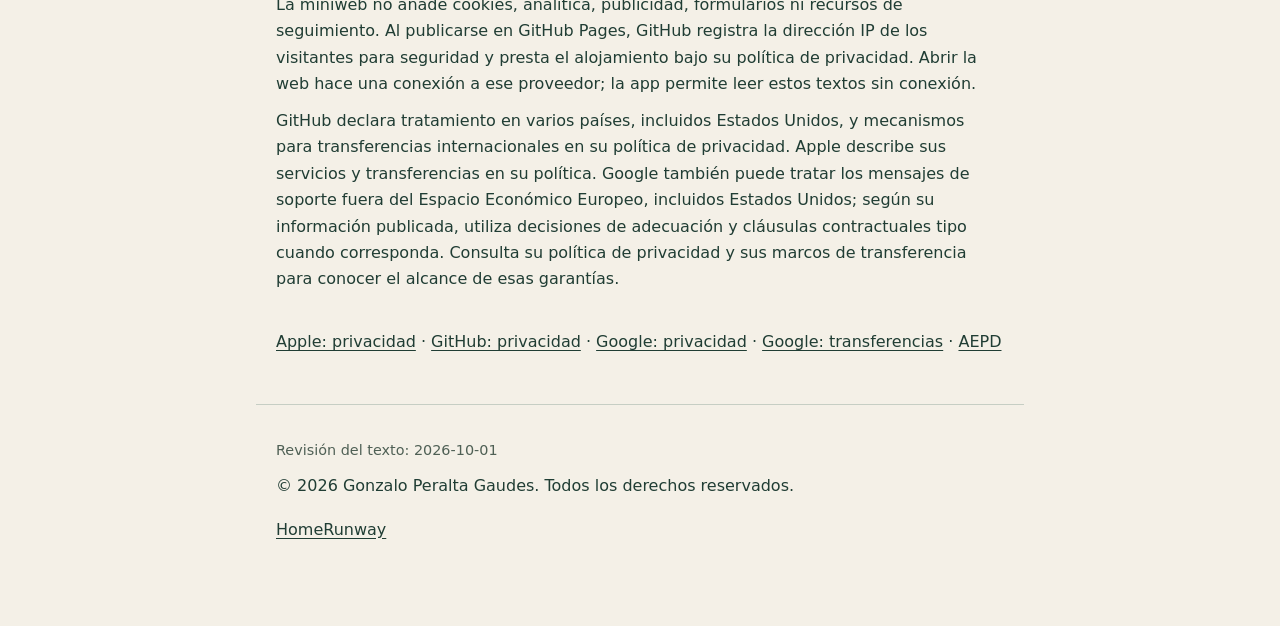
<file: site/es/privacy.html>
<!doctype html><html lang="es"><head><meta charset="utf-8"><meta name="viewport" content="width=device-width, initial-scale=1"><meta name="referrer" content="no-referrer"><meta name="description" content="Información sobre tus datos, ayuda con la app y límites de sus estimaciones."><title>Política de privacidad · HomeRunway</title><link rel="stylesheet" href="../assets/site.css"><link rel="icon" href="../assets/icon.png"></head><body><a class="skip" href="#main">Saltar al contenido</a><header><a class="brand" href="index.html"><img src="../assets/icon.png" alt="" width="44" height="44">HomeRunway</a><nav aria-label="Información y idioma"><a href="privacy.html" aria-current="page">Política de privacidad</a><a href="support.html">Soporte</a><a href="estimates.html">Aviso sobre estimaciones</a><a href="legal.html">Legal y licencias</a><a href="../en/privacy.html" lang="en" hreflang="en">English</a></nav></header><main id="main" tabindex="-1"><article><h1>Política de privacidad</h1><section><h2>Responsable y contacto</h2><p>HomeRunway es una aplicación doméstica gratuita. Titular y responsable: Gonzalo Peralta Gaudes · inventsweneed@gmail.com. Esta política describe la app y su web de información.</p></section><section><h2>Datos y usos</h2><p>Los datos que introduces incluyen nombres de hogares, miembros y mascotas, sus tipos y necesidades configuradas, ubicaciones, productos, lotes, cantidades, caducidades, consumo, objetivos, equipos, mantenimiento, valoraciones, comentarios y fotos opcionales de productos y equipos. Se usan para organizar reservas, calcular estimaciones, mostrar estadísticas y programar avisos. No necesitas una cuenta propia de HomeRunway. No añadas información médica ni otros datos sensibles; usa alias cuando sea suficiente.</p><p>La app no incorpora publicidad, seguimiento ni analítica externa. Las estadísticas se calculan a partir de los movimientos del hogar; no son telemetría enviada al titular.</p></section><section><h2>Dispositivo e iCloud</h2><p>Los registros se guardan en el dispositivo mediante SwiftData. Las preferencias, incluido el idioma de la app, y los avisos son propios de cada dispositivo. La elección de idioma y la bienvenida no pertenecen al hogar ni se sincronizan mediante CloudKit. Las copias de seguridad del sistema pueden conservar datos según tu configuración de Apple.</p><p>iCloud es opcional. Al activarlo, documentos del hogar, fotos e historial de operaciones se envían a CloudKit de Apple, en bases privadas o compartidas. Se guardan identificadores técnicos del hogar, la cuenta iCloud y las operaciones para sincronizar y controlar el acceso. Se aplican las condiciones y política de privacidad de Apple. No se promete cifrado de extremo a extremo ni acceso técnicamente imposible del desarrollador.</p></section><section><h2>Hogares compartidos y fotos</h2><p>Las personas invitadas al hogar pueden consultar sus datos, incluidos comentarios, valoraciones y fotos; quienes tienen permiso de escritura pueden modificarlos. Los miembros registrados para los cálculos no son lo mismo que los participantes de iCloud. Comparte solo datos que tengas derecho a facilitar e informa a las personas afectadas.</p><p>El selector de Apple entrega las imágenes que eliges. Para productos y equipos, la app corrige la orientación y crea una copia JPEG reducida que omite los metadatos personales de origen; el contenido visible puede seguir mostrando personas u otros datos personales. No modifica ni elimina la foto original de tu fototeca.</p></section><section><h2>Avisos y destinatarios</h2><p>Los avisos locales son opcionales y requieren permiso de iOS. Pueden mostrar nombres de productos o equipos en la pantalla bloqueada; puedes gestionar sus previsualizaciones en los ajustes del sistema. CloudKit usa servicios de notificaciones de Apple para actualizar la sincronización.</p><p>No hay un backend propio de HomeRunway. Apple presta los servicios de iCloud que decides usar y los participantes autorizados reciben el contenido compartido. Si exportas o envías un archivo, el destino que elijas lo recibe.</p><p>El soporte se atiende en inventsweneed@gmail.com mediante Gmail personal de Google. El titular recibe tu dirección de correo, el contenido del mensaje y los archivos que decidas enviar. Google trata esos datos para prestar su servicio conforme a su política de privacidad. No envíes contraseñas, información sensible ni backups con datos personales.</p></section><section><h2>Finalidades y bases jurídicas</h2><p>El titular es responsable de los datos que recibe cuando contactas con soporte. Los utiliza para responder y resolver incidencias, por su interés legítimo en atender consultas voluntarias y mantener la app (art. 6.1.f RGPD), y para cumplir las obligaciones legales aplicables, incluida la atención de derechos (art. 6.1.c). Facilita solo la información necesaria.</p><p>La gestión de los hogares se realiza en tu dispositivo y, si activas iCloud, mediante servicios de Apple bajo tu cuenta. Tú decides el contenido y las personas con quienes lo compartes. La app no envía una copia del inventario al titular ni utiliza ese contenido para publicidad, seguimiento o analítica propia. Apple trata datos en sus servicios conforme a sus condiciones y política. El uso exclusivamente personal o doméstico puede quedar fuera del RGPD; otros usos requieren su propia evaluación.</p></section><section><h2>Conservación, exportación y eliminación</h2><p>Los datos permanecen mientras los conserves. Archivar productos o ubicaciones y desactivar miembros conserva registros e historial. Quitar una foto, comentario o miembro de la vista actual no purga necesariamente las versiones anteriores del diario local, documentos de sincronización o copias.</p><p>Puedes exportar una copia JSON desde Backup y restauración. El archivo no está cifrado y puede incluir fotos, datos de personas e historial. Una vez exportado queda bajo tu custodia: guárdalo en un lugar seguro, limita con quién lo compartes y elimina las copias que ya no necesites. Borrar datos en la app no borra ese archivo ni los que hayas enviado a otras personas. Las recuperaciones de cambios pendientes son copias independientes.</p><p>Eliminar un hogar solo local elimina sus registros locales. Para eliminar un hogar propio de iCloud o salir de uno compartido se necesita conexión y comprobar el acceso. El propietario elimina la zona cloud del hogar. Salir con la acción de eliminar/salir de Hogares elimina tu acceso y la copia local de ese dispositivo, pero no los datos del propietario. Si abandonas desde el panel de Apple o se retira el acceso, puede conservarse una copia local de recuperación. Otros dispositivos, recuperaciones, exportaciones y copias ajenas pueden mantener datos que requieren eliminación expresa. Desinstalar la app no elimina por sí solo iCloud ni los archivos exportados. No se garantiza borrado remoto inmediato.</p><p>Las consultas de soporte se conservarán durante su atención y el titular eliminará los mensajes y sus propias copias, como máximo, 12 meses después de su cierre. Podrán eliminarse antes cuando dejen de ser necesarias o proceda atender una solicitud de supresión. Este plazo no autoriza a conservar información innecesaria. La eliminación del buzón no garantiza la desaparición inmediata de todas las copias técnicas de Google, que aplica sus propios procesos de conservación y borrado.</p></section><section><h2>Tus derechos</h2><p>Para datos que el titular trate, puedes solicitar acceso, rectificación, supresión, limitación, oposición y portabilidad cuando proceda, o retirar el consentimiento si un tratamiento se basa en él, escribiendo a inventsweneed@gmail.com. Se responderá en el plazo aplicable del RGPD (en general, un mes, con las ampliaciones legales). Puedes reclamar ante la AEPD: www.aepd.es.</p><p>Gestiona los registros locales desde la app y los servicios de Apple desde tu cuenta. Una solicitud al titular no permite borrar copias de otros participantes ni archivos que no estén bajo su control. No envíes contraseñas ni documentos de identidad sin que sean necesarios para una solicitud concreta.</p></section><section><h2>Web informativa</h2><p>La miniweb no añade cookies, analítica, publicidad, formularios ni recursos de seguimiento. Al publicarse en GitHub Pages, GitHub registra la dirección IP de los visitantes para seguridad y presta el alojamiento bajo su política de privacidad. Abrir la web hace una conexión a ese proveedor; la app permite leer estos textos sin conexión.</p><p>GitHub declara tratamiento en varios países, incluidos Estados Unidos, y mecanismos para transferencias internacionales en su política de privacidad. Apple describe sus servicios y transferencias en su política. Google también puede tratar los mensajes de soporte fuera del Espacio Económico Europeo, incluidos Estados Unidos; según su información publicada, utiliza decisiones de adecuación y cláusulas contractuales tipo cuando corresponda. Consulta su política de privacidad y sus marcos de transferencia para conocer el alcance de esas garantías.</p></section></article><p><a href="https://www.apple.com/legal/privacy/">Apple: privacidad</a> · <a href="https://docs.github.com/en/site-policy/privacy-policies/github-general-privacy-statement">GitHub: privacidad</a> · <a href="https://policies.google.com/privacy?hl=es">Google: privacidad</a> · <a href="https://policies.google.com/privacy/frameworks?hl=es">Google: transferencias</a> · <a href="https://www.aepd.es/">AEPD</a></p></main><footer><p class="meta">Revisión del texto: 2026-10-01</p><p>© 2026 Gonzalo Peralta Gaudes. Todos los derechos reservados.</p><a href="index.html">HomeRunway</a></footer></body></html>
</file>
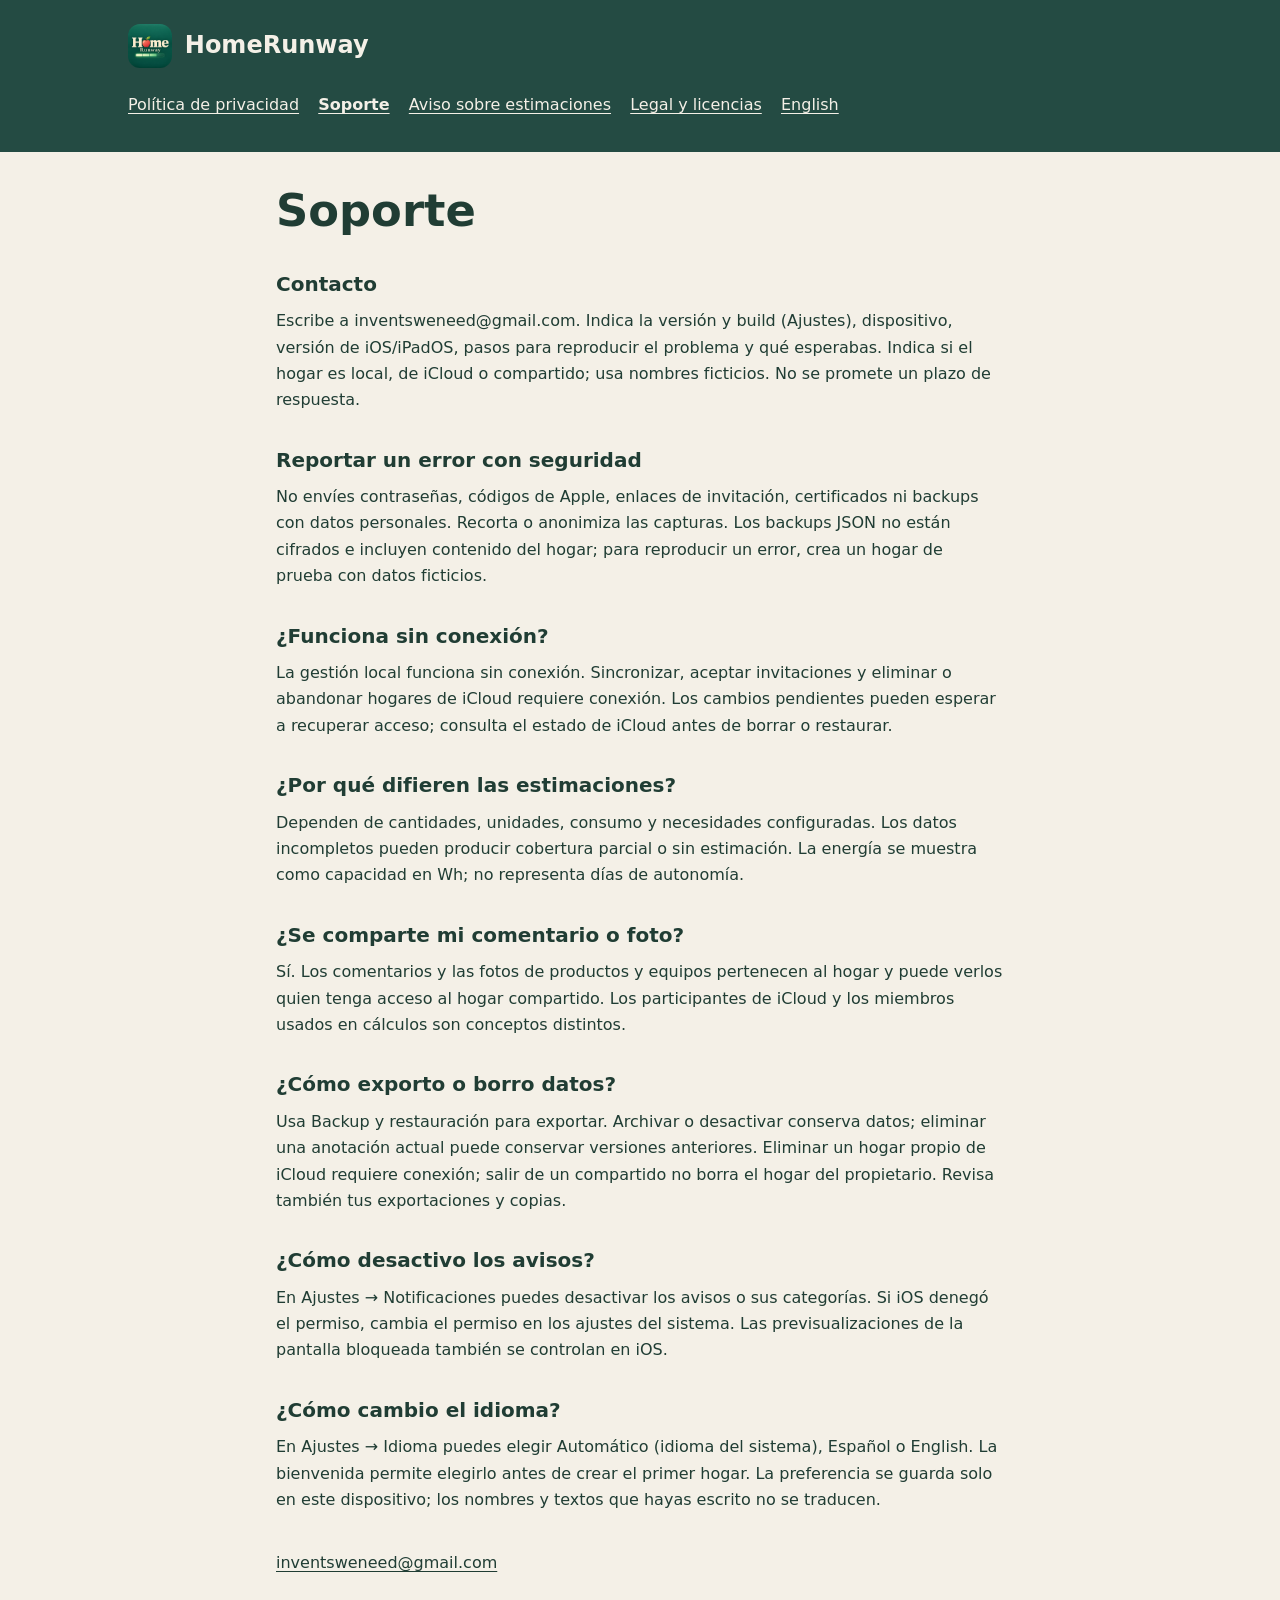
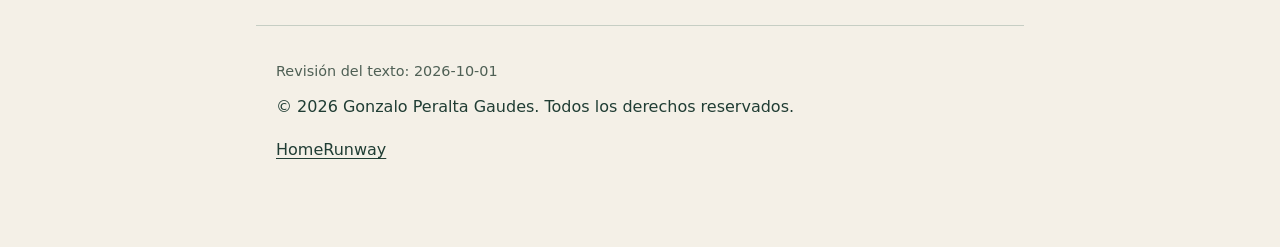
<file: site/es/support.html>
<!doctype html><html lang="es"><head><meta charset="utf-8"><meta name="viewport" content="width=device-width, initial-scale=1"><meta name="referrer" content="no-referrer"><meta name="description" content="Información sobre tus datos, ayuda con la app y límites de sus estimaciones."><title>Soporte · HomeRunway</title><link rel="stylesheet" href="../assets/site.css"><link rel="icon" href="../assets/icon.png"></head><body><a class="skip" href="#main">Saltar al contenido</a><header><a class="brand" href="index.html"><img src="../assets/icon.png" alt="" width="44" height="44">HomeRunway</a><nav aria-label="Información y idioma"><a href="privacy.html">Política de privacidad</a><a href="support.html" aria-current="page">Soporte</a><a href="estimates.html">Aviso sobre estimaciones</a><a href="legal.html">Legal y licencias</a><a href="../en/support.html" lang="en" hreflang="en">English</a></nav></header><main id="main" tabindex="-1"><article><h1>Soporte</h1><section><h2>Contacto</h2><p>Escribe a inventsweneed@gmail.com. Indica la versión y build (Ajustes), dispositivo, versión de iOS/iPadOS, pasos para reproducir el problema y qué esperabas. Indica si el hogar es local, de iCloud o compartido; usa nombres ficticios. No se promete un plazo de respuesta.</p></section><section><h2>Reportar un error con seguridad</h2><p>No envíes contraseñas, códigos de Apple, enlaces de invitación, certificados ni backups con datos personales. Recorta o anonimiza las capturas. Los backups JSON no están cifrados e incluyen contenido del hogar; para reproducir un error, crea un hogar de prueba con datos ficticios.</p></section><section><h2>¿Funciona sin conexión?</h2><p>La gestión local funciona sin conexión. Sincronizar, aceptar invitaciones y eliminar o abandonar hogares de iCloud requiere conexión. Los cambios pendientes pueden esperar a recuperar acceso; consulta el estado de iCloud antes de borrar o restaurar.</p></section><section><h2>¿Por qué difieren las estimaciones?</h2><p>Dependen de cantidades, unidades, consumo y necesidades configuradas. Los datos incompletos pueden producir cobertura parcial o sin estimación. La energía se muestra como capacidad en Wh; no representa días de autonomía.</p></section><section><h2>¿Se comparte mi comentario o foto?</h2><p>Sí. Los comentarios y las fotos de productos y equipos pertenecen al hogar y puede verlos quien tenga acceso al hogar compartido. Los participantes de iCloud y los miembros usados en cálculos son conceptos distintos.</p></section><section><h2>¿Cómo exporto o borro datos?</h2><p>Usa Backup y restauración para exportar. Archivar o desactivar conserva datos; eliminar una anotación actual puede conservar versiones anteriores. Eliminar un hogar propio de iCloud requiere conexión; salir de un compartido no borra el hogar del propietario. Revisa también tus exportaciones y copias.</p></section><section><h2>¿Cómo desactivo los avisos?</h2><p>En Ajustes → Notificaciones puedes desactivar los avisos o sus categorías. Si iOS denegó el permiso, cambia el permiso en los ajustes del sistema. Las previsualizaciones de la pantalla bloqueada también se controlan en iOS.</p></section><section><h2>¿Cómo cambio el idioma?</h2><p>En Ajustes → Idioma puedes elegir Automático (idioma del sistema), Español o English. La bienvenida permite elegirlo antes de crear el primer hogar. La preferencia se guarda solo en este dispositivo; los nombres y textos que hayas escrito no se traducen.</p></section></article><p><a href="mailto:inventsweneed@gmail.com">inventsweneed@gmail.com</a></p></main><footer><p class="meta">Revisión del texto: 2026-10-01</p><p>© 2026 Gonzalo Peralta Gaudes. Todos los derechos reservados.</p><a href="index.html">HomeRunway</a></footer></body></html>
</file>
<file: site/assets/site.css>
:root{color-scheme:light dark;--bg:#f4f0e7;--surface:#fffcf5;--ink:#203d34;--muted:#4f6055;--line:#c6cec4;--forest:#244b43;--cream:#f4f0e7}
*{box-sizing:border-box}body{margin:0;background:var(--bg);color:var(--ink);font-family:system-ui,-apple-system,BlinkMacSystemFont,"Segoe UI",sans-serif;font-size:1rem;line-height:1.65}a{color:inherit;text-underline-offset:.2em}a:hover{text-decoration-thickness:.15em}a:focus-visible{outline:3px solid currentColor;outline-offset:5px;border-radius:3px}.skip{position:absolute;left:1rem;top:-10rem;z-index:2;background:var(--surface);padding:.75rem}.skip:focus{top:1rem}header{background:var(--forest);color:var(--cream);padding:1.5rem max(1.25rem,calc((100vw - 64rem)/2))}.brand{display:flex;align-items:center;gap:.8rem;font-weight:700;font-size:1.5rem;text-decoration:none}.brand img{width:44px;height:44px;border-radius:12px}nav{display:flex;gap:.35rem 1.2rem;flex-wrap:wrap;margin-top:1rem}nav a{padding:.5rem 0;min-height:44px}nav a[aria-current]{font-weight:700}main{max-width:48rem;margin:2rem auto;padding:0 1.25rem}h1{font-size:clamp(1.9rem,6vw,2.8rem);line-height:1.2;margin:1.5rem 0}h2{font-size:1.25rem;line-height:1.4;margin:2rem 0 .65rem}p{margin:.65rem 0;overflow-wrap:anywhere}.notice{background:var(--surface);border-left:4px solid var(--forest);padding:1rem 1.2rem;border-radius:0 12px 12px 0}.links{display:grid;grid-template-columns:repeat(2,minmax(0,1fr));gap:1rem;margin:2rem 0}.links a{display:block;padding:1.4rem;background:var(--surface);border-radius:16px;font-weight:650}.meta{color:var(--muted);font-size:.9rem}footer{max-width:48rem;margin:3rem auto;padding:1.5rem 1.25rem;border-top:1px solid var(--line)}footer a{display:inline-block;padding:.4rem 0;min-height:44px}article{padding-bottom:1rem}@media(max-width:30rem){.links{grid-template-columns:1fr}header{padding:1.2rem}main{margin-top:1.3rem}}@media(prefers-color-scheme:dark){:root{--bg:#15261f;--surface:#233a30;--ink:#f4f0e7;--muted:#c1d1c5;--line:#537362;--forest:#244b43}.notice{border-left-color:#a9c6b1}}
</file>
